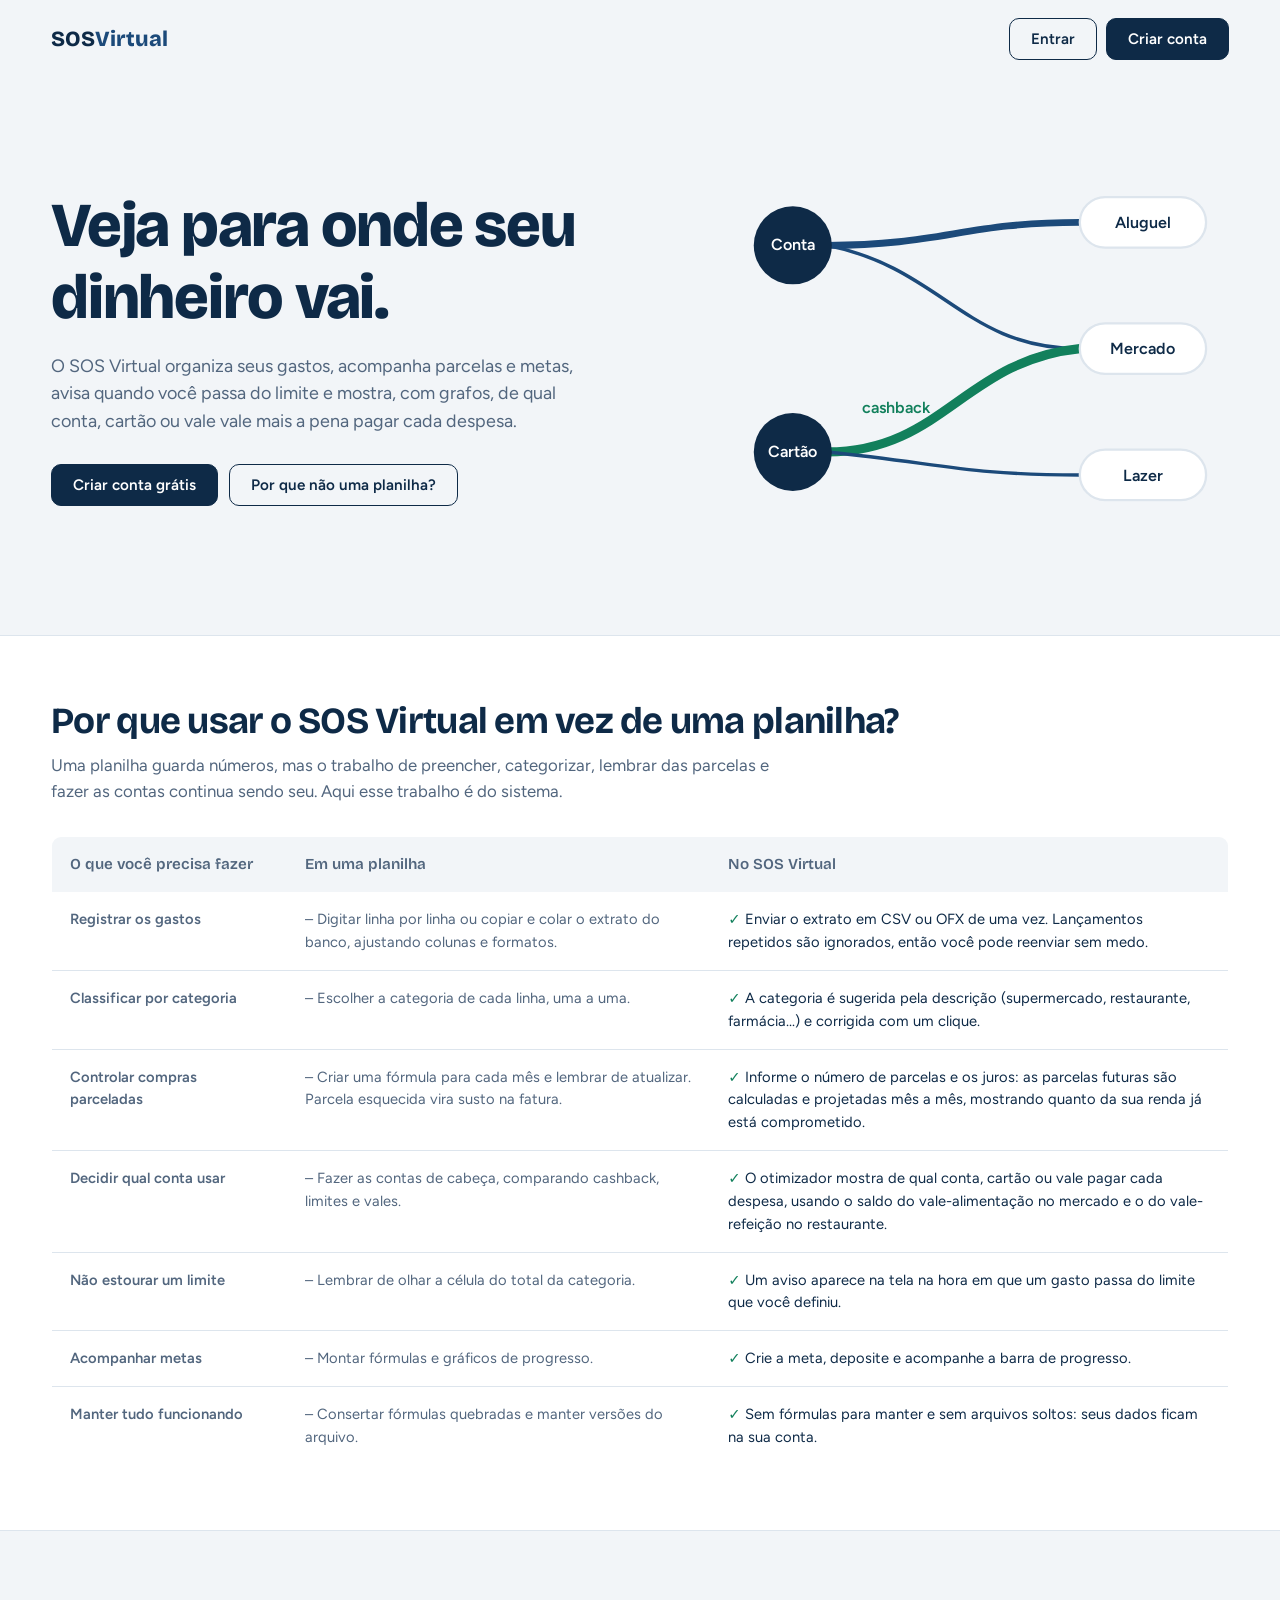
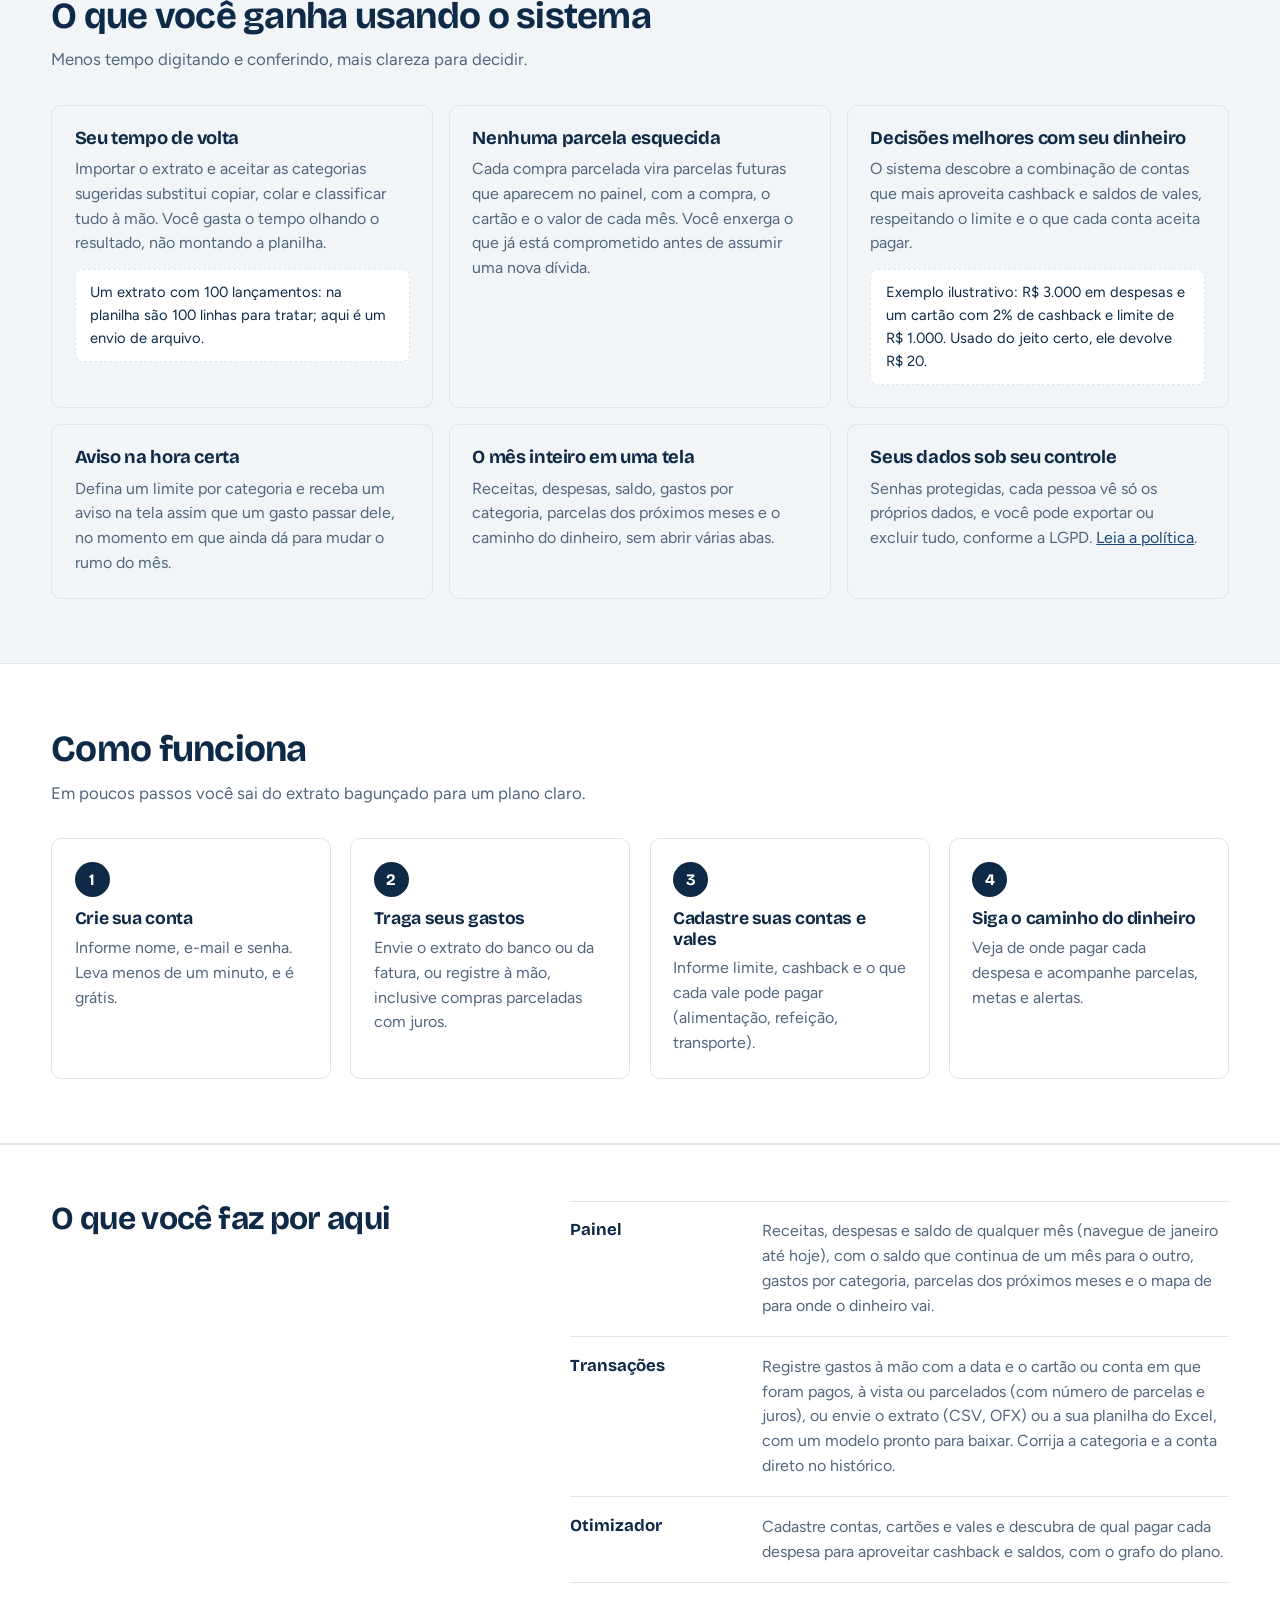
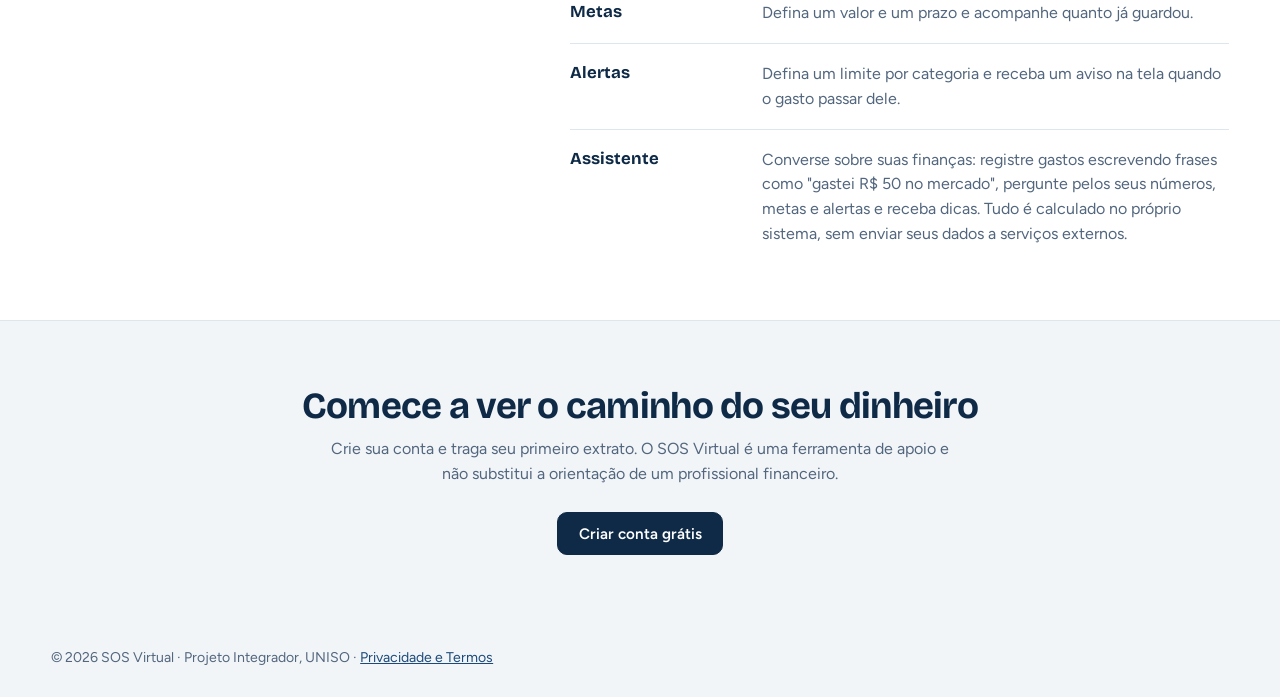
<file: sos_virtual_frontend/index.html>
<!DOCTYPE html>
<html lang="pt-br">
<head>
<meta charset="UTF-8">
<meta name="viewport" content="width=device-width, initial-scale=1">
<meta name="description" content="SOS Virtual: controle gastos, parcelas, metas e alertas e veja de qual conta ou vale pagar cada despesa, em vez de manter uma planilha.">
<link rel="icon" href="data:image/svg+xml,%3Csvg xmlns='http://www.w3.org/2000/svg' viewBox='0 0 32 32'%3E%3Crect width='32' height='32' rx='8' fill='%230E2A47'/%3E%3Ctext x='16' y='22' font-size='18' font-family='sans-serif' font-weight='700' text-anchor='middle' fill='%23fff'%3ES%3C/text%3E%3C/svg%3E">
<title>SOS Virtual — o caminho do seu dinheiro</title>
<link rel="preconnect" href="https://fonts.googleapis.com">
<link rel="preconnect" href="https://fonts.gstatic.com" crossorigin>
<link href="https://fonts.googleapis.com/css2?family=Bricolage+Grotesque:wght@600;800&family=Figtree:wght@400;500;600&display=swap" rel="stylesheet">
<link rel="stylesheet" href="css/estilo.css">
<style>
.topo{display:flex;justify-content:space-between;align-items:center;padding:1.1rem clamp(1.25rem,4vw,4rem);max-width:1680px;margin:0 auto}
.topo .logo{color:var(--brand);margin:0}.topo .logo i{color:var(--brand2)}
.topo nav{display:flex;gap:.6rem}
.hero{display:grid;grid-template-columns:1.05fr 1fr;gap:3rem;align-items:center;max-width:1680px;margin:0 auto;padding:4rem clamp(1.25rem,4vw,4rem) 5rem}
.hero h1{font-size:clamp(2.4rem,5vw,3.9rem);font-weight:800;margin-bottom:1.1rem}
.hero p{color:var(--ink2);font-size:1.12rem;max-width:34rem;margin-bottom:1.8rem}
.hero .acoes{display:flex;gap:.7rem;flex-wrap:wrap}
.hero svg{width:100%;height:auto}
.faixa{max-width:1680px;margin:0 auto;padding:4rem clamp(1.25rem,4vw,4rem)}
.faixa>h2{font-size:clamp(1.7rem,3vw,2.3rem);margin-bottom:.6rem}
.faixa>.intro{color:var(--ink2);max-width:46rem;margin-bottom:2rem;font-size:1.05rem}
.fundo{background:var(--surface);border-block:1px solid var(--line)}
.so-leitor{position:absolute;width:1px;height:1px;overflow:hidden;clip:rect(0 0 0 0);white-space:nowrap}
.comparativo{width:100%;border-collapse:collapse;background:var(--surface);border:1px solid var(--line);border-radius:var(--r);overflow:hidden}
.comparativo th,.comparativo td{padding:1rem 1.1rem;vertical-align:top;text-align:left;border-bottom:1px solid var(--line)}
.comparativo thead th{background:var(--bg);font-family:var(--fh);font-size:.95rem}
.comparativo th[scope=row]{font-weight:600;width:20%}
.comparativo td:nth-child(2){color:var(--ink2);width:36%}
.comparativo td:nth-child(3){width:44%}
.comparativo tr:last-child>*{border-bottom:0}
.rot-mobile{display:none}
.comparativo .sim::before{content:"✓ ";color:var(--pos);font-weight:700}
.comparativo .nao::before{content:"– ";color:var(--ink2)}
.ganhos{display:grid;gap:1rem;grid-template-columns:repeat(auto-fit,minmax(300px,1fr))}
.ganho{background:var(--bg);border:1px solid var(--line);border-radius:var(--r);padding:1.4rem}
.ganho h3{font-size:1.15rem;margin-bottom:.5rem}
.ganho p{color:var(--ink2)}
.ganho .exemplo{margin-top:.8rem;padding:.7rem .9rem;border-radius:8px;background:#fff;border:1px dashed var(--line);font-size:.92rem;color:var(--ink)}
.passos{display:grid;gap:1.2rem;grid-template-columns:repeat(auto-fit,minmax(240px,1fr));counter-reset:passo;list-style:none}
.passos li{counter-increment:passo;background:var(--surface);border:1px solid var(--line);border-radius:var(--r);padding:1.4rem}
.passos li::before{content:counter(passo);display:grid;place-items:center;width:2.2rem;height:2.2rem;margin-bottom:.8rem;border-radius:50%;background:var(--brand);color:#fff;font:700 1rem var(--fh)}
.passos h3{font-size:1.1rem;margin-bottom:.4rem}.passos p{color:var(--ink2)}
.recursos{background:var(--surface);border-block:1px solid var(--line)}
.recursos div.in{max-width:1680px;margin:0 auto;padding:3.5rem clamp(1.25rem,4vw,4rem);display:grid;grid-template-columns:1fr 1.4fr;gap:3rem}
.recursos h2{font-size:2rem}
.recursos dl div{display:grid;grid-template-columns:11rem 1fr;gap:1rem;padding:1.1rem 0;border-top:1px solid var(--line)}
.recursos dt{font:700 1.05rem var(--fh)}
.recursos dd{color:var(--ink2)}
.final{max-width:1680px;margin:0 auto;padding:4rem clamp(1.25rem,4vw,4rem);text-align:center}
.final h2{font-size:clamp(1.7rem,3vw,2.3rem);margin-bottom:.6rem}
.final p{color:var(--ink2);max-width:40rem;margin:0 auto 1.6rem}
.nota{max-width:1680px;margin:0 auto;padding:0 clamp(1.25rem,4vw,4rem) 1rem;color:var(--ink2);font-size:.85rem}
footer{max-width:1680px;margin:0 auto;padding:1.75rem clamp(1.25rem,4vw,4rem);color:var(--ink2);font-size:.88rem}
@media(max-width:820px){
  .hero,.recursos div.in{grid-template-columns:1fr}.recursos dl div{grid-template-columns:1fr;gap:.2rem}.topo{padding:1rem}
  .comparativo thead{display:none}
  .comparativo,.comparativo tbody,.comparativo tr,.comparativo th,.comparativo td{display:block;width:auto!important}
  .comparativo tr{padding:.9rem 0;border-bottom:1px solid var(--line)}.comparativo tr:last-child{border-bottom:0}
  .comparativo th,.comparativo td{border:0;padding:.25rem 1.1rem}
  .comparativo .sim::before,.comparativo .nao::before{content:none}
  .rot-mobile{display:block;margin-bottom:.1rem;font-size:.72rem;font-weight:700;letter-spacing:.04em;text-transform:uppercase;color:var(--ink2)}
  .sim .rot-mobile{color:var(--pos)}
}
</style>
</head>
<body>
<header class="topo">
  <a class="logo" href="index.html">SOS<i>Virtual</i></a>
  <nav><a class="btn sec" href="login.html">Entrar</a><a class="btn" href="cadastro.html">Criar conta</a></nav>
</header>

<main>
<section class="hero">
  <div>
    <h1>Veja para onde seu dinheiro vai.</h1>
    <p>O SOS Virtual organiza seus gastos, acompanha parcelas e metas, avisa quando você passa do limite e mostra, com grafos, de qual conta, cartão ou vale vale mais a pena pagar cada despesa.</p>
    <div class="acoes"><a class="btn" href="cadastro.html">Criar conta grátis</a><a class="btn sec" href="#vantagens">Por que não uma planilha?</a></div>
  </div>
  <!-- o mesmo desenho que o painel mostra: contas → despesas -->
  <svg viewBox="0 0 480 360" role="img" aria-label="Rede ligando contas e cartões às despesas do mês">
    <g stroke="#1C4A7A" fill="none" stroke-linecap="round">
      <path d="M130 90 C230 90 250 70 350 70" stroke-width="6"/>
      <path d="M130 90 C230 110 250 180 350 180" stroke-width="3"/>
      <path d="M130 270 C230 270 250 190 350 180" stroke-width="8" stroke="#12805C"/>
      <path d="M130 270 C230 280 250 290 350 290" stroke-width="3"/>
    </g>
    <g font-family="Figtree,sans-serif" font-size="14" font-weight="600">
      <g fill="#0E2A47"><circle cx="100" cy="90" r="34"/><circle cx="100" cy="270" r="34"/></g>
      <g fill="#fff" text-anchor="middle"><text x="100" y="94">Conta</text><text x="100" y="274">Cartão</text></g>
      <g fill="#fff" stroke="#DDE5ED" stroke-width="2"><rect x="350" y="48" width="110" height="44" rx="22"/><rect x="350" y="158" width="110" height="44" rx="22"/><rect x="350" y="268" width="110" height="44" rx="22"/></g>
      <g fill="#0E2A47" text-anchor="middle"><text x="405" y="75">Aluguel</text><text x="405" y="185">Mercado</text><text x="405" y="295">Lazer</text></g>
      <g fill="#12805C" text-anchor="middle"><text x="190" y="236">cashback</text></g>
    </g>
  </svg>
</section>

<section class="fundo" id="vantagens" aria-labelledby="t-vantagens">
  <div class="faixa">
    <h2 id="t-vantagens">Por que usar o SOS Virtual em vez de uma planilha?</h2>
    <p class="intro">Uma planilha guarda números, mas o trabalho de preencher, categorizar, lembrar das parcelas e fazer as contas continua sendo seu. Aqui esse trabalho é do sistema.</p>
    <table class="comparativo">
      <caption class="so-leitor">Comparação entre controlar as finanças em uma planilha e no SOS Virtual</caption>
      <thead><tr><th scope="col">O que você precisa fazer</th><th scope="col">Em uma planilha</th><th scope="col">No SOS Virtual</th></tr></thead>
      <tbody>
        <tr><th scope="row">Registrar os gastos</th><td class="nao"><span class="rot-mobile">Em uma planilha</span>Digitar linha por linha ou copiar e colar o extrato do banco, ajustando colunas e formatos.</td><td class="sim"><span class="rot-mobile">No SOS Virtual</span>Enviar o extrato em CSV ou OFX de uma vez. Lançamentos repetidos são ignorados, então você pode reenviar sem medo.</td></tr>
        <tr><th scope="row">Classificar por categoria</th><td class="nao"><span class="rot-mobile">Em uma planilha</span>Escolher a categoria de cada linha, uma a uma.</td><td class="sim"><span class="rot-mobile">No SOS Virtual</span>A categoria é sugerida pela descrição (supermercado, restaurante, farmácia…) e corrigida com um clique.</td></tr>
        <tr><th scope="row">Controlar compras parceladas</th><td class="nao"><span class="rot-mobile">Em uma planilha</span>Criar uma fórmula para cada mês e lembrar de atualizar. Parcela esquecida vira susto na fatura.</td><td class="sim"><span class="rot-mobile">No SOS Virtual</span>Informe o número de parcelas e os juros: as parcelas futuras são calculadas e projetadas mês a mês, mostrando quanto da sua renda já está comprometido.</td></tr>
        <tr><th scope="row">Decidir qual conta usar</th><td class="nao"><span class="rot-mobile">Em uma planilha</span>Fazer as contas de cabeça, comparando cashback, limites e vales.</td><td class="sim"><span class="rot-mobile">No SOS Virtual</span>O otimizador mostra de qual conta, cartão ou vale pagar cada despesa, usando o saldo do vale-alimentação no mercado e o do vale-refeição no restaurante.</td></tr>
        <tr><th scope="row">Não estourar um limite</th><td class="nao"><span class="rot-mobile">Em uma planilha</span>Lembrar de olhar a célula do total da categoria.</td><td class="sim"><span class="rot-mobile">No SOS Virtual</span>Um aviso aparece na tela na hora em que um gasto passa do limite que você definiu.</td></tr>
        <tr><th scope="row">Acompanhar metas</th><td class="nao"><span class="rot-mobile">Em uma planilha</span>Montar fórmulas e gráficos de progresso.</td><td class="sim"><span class="rot-mobile">No SOS Virtual</span>Crie a meta, deposite e acompanhe a barra de progresso.</td></tr>
        <tr><th scope="row">Manter tudo funcionando</th><td class="nao"><span class="rot-mobile">Em uma planilha</span>Consertar fórmulas quebradas e manter versões do arquivo.</td><td class="sim"><span class="rot-mobile">No SOS Virtual</span>Sem fórmulas para manter e sem arquivos soltos: seus dados ficam na sua conta.</td></tr>
      </tbody>
    </table>
  </div>
</section>

<section class="faixa" aria-labelledby="t-ganhos">
  <h2 id="t-ganhos">O que você ganha usando o sistema</h2>
  <p class="intro">Menos tempo digitando e conferindo, mais clareza para decidir.</p>
  <div class="ganhos">
    <article class="ganho"><h3>Seu tempo de volta</h3><p>Importar o extrato e aceitar as categorias sugeridas substitui copiar, colar e classificar tudo à mão. Você gasta o tempo olhando o resultado, não montando a planilha.</p>
      <div class="exemplo">Um extrato com 100 lançamentos: na planilha são 100 linhas para tratar; aqui é um envio de arquivo.</div></article>
    <article class="ganho"><h3>Nenhuma parcela esquecida</h3><p>Cada compra parcelada vira parcelas futuras que aparecem no painel, com a compra, o cartão e o valor de cada mês. Você enxerga o que já está comprometido antes de assumir uma nova dívida.</p></article>
    <article class="ganho"><h3>Decisões melhores com seu dinheiro</h3><p>O sistema descobre a combinação de contas que mais aproveita cashback e saldos de vales, respeitando o limite e o que cada conta aceita pagar.</p>
      <div class="exemplo">Exemplo ilustrativo: R$ 3.000 em despesas e um cartão com 2% de cashback e limite de R$ 1.000. Usado do jeito certo, ele devolve R$ 20.</div></article>
    <article class="ganho"><h3>Aviso na hora certa</h3><p>Defina um limite por categoria e receba um aviso na tela assim que um gasto passar dele, no momento em que ainda dá para mudar o rumo do mês.</p></article>
    <article class="ganho"><h3>O mês inteiro em uma tela</h3><p>Receitas, despesas, saldo, gastos por categoria, parcelas dos próximos meses e o caminho do dinheiro, sem abrir várias abas.</p></article>
    <article class="ganho"><h3>Seus dados sob seu controle</h3><p>Senhas protegidas, cada pessoa vê só os próprios dados, e você pode exportar ou excluir tudo, conforme a LGPD. <a href="privacidade.html">Leia a política</a>.</p></article>
  </div>
</section>

<section class="fundo" aria-labelledby="t-como">
  <div class="faixa">
    <h2 id="t-como">Como funciona</h2>
    <p class="intro">Em poucos passos você sai do extrato bagunçado para um plano claro.</p>
    <ol class="passos">
      <li><h3>Crie sua conta</h3><p>Informe nome, e-mail e senha. Leva menos de um minuto, e é grátis.</p></li>
      <li><h3>Traga seus gastos</h3><p>Envie o extrato do banco ou da fatura, ou registre à mão, inclusive compras parceladas com juros.</p></li>
      <li><h3>Cadastre suas contas e vales</h3><p>Informe limite, cashback e o que cada vale pode pagar (alimentação, refeição, transporte).</p></li>
      <li><h3>Siga o caminho do dinheiro</h3><p>Veja de onde pagar cada despesa e acompanhe parcelas, metas e alertas.</p></li>
    </ol>
  </div>
</section>

<section class="recursos" id="recursos">
  <div class="in">
    <h2>O que você faz por aqui</h2>
    <dl>
      <div><dt>Painel</dt><dd>Receitas, despesas e saldo de qualquer mês (navegue de janeiro até hoje), com o saldo que continua de um mês para o outro, gastos por categoria, parcelas dos próximos meses e o mapa de para onde o dinheiro vai.</dd></div>
      <div><dt>Transações</dt><dd>Registre gastos à mão com a data e o cartão ou conta em que foram pagos, à vista ou parcelados (com número de parcelas e juros), ou envie o extrato (CSV, OFX) ou a sua planilha do Excel, com um modelo pronto para baixar. Corrija a categoria e a conta direto no histórico.</dd></div>
      <div><dt>Otimizador</dt><dd>Cadastre contas, cartões e vales e descubra de qual pagar cada despesa para aproveitar cashback e saldos, com o grafo do plano.</dd></div>
      <div><dt>Metas</dt><dd>Defina um valor e um prazo e acompanhe quanto já guardou.</dd></div>
      <div><dt>Alertas</dt><dd>Defina um limite por categoria e receba um aviso na tela quando o gasto passar dele.</dd></div>
      <div><dt>Assistente</dt><dd>Converse sobre suas finanças: registre gastos escrevendo frases como "gastei R$ 50 no mercado", pergunte pelos seus números, metas e alertas e receba dicas. Tudo é calculado no próprio sistema, sem enviar seus dados a serviços externos.</dd></div>
    </dl>
  </div>
</section>

<section class="final">
  <h2>Comece a ver o caminho do seu dinheiro</h2>
  <p>Crie sua conta e traga seu primeiro extrato. O SOS Virtual é uma ferramenta de apoio e não substitui a orientação de um profissional financeiro.</p>
  <a class="btn" href="cadastro.html">Criar conta grátis</a>
</section>
</main>

<footer>© 2026 SOS Virtual · Projeto Integrador, UNISO · <a href="privacidade.html">Privacidade e Termos</a></footer>
</body>
</html>
</file>
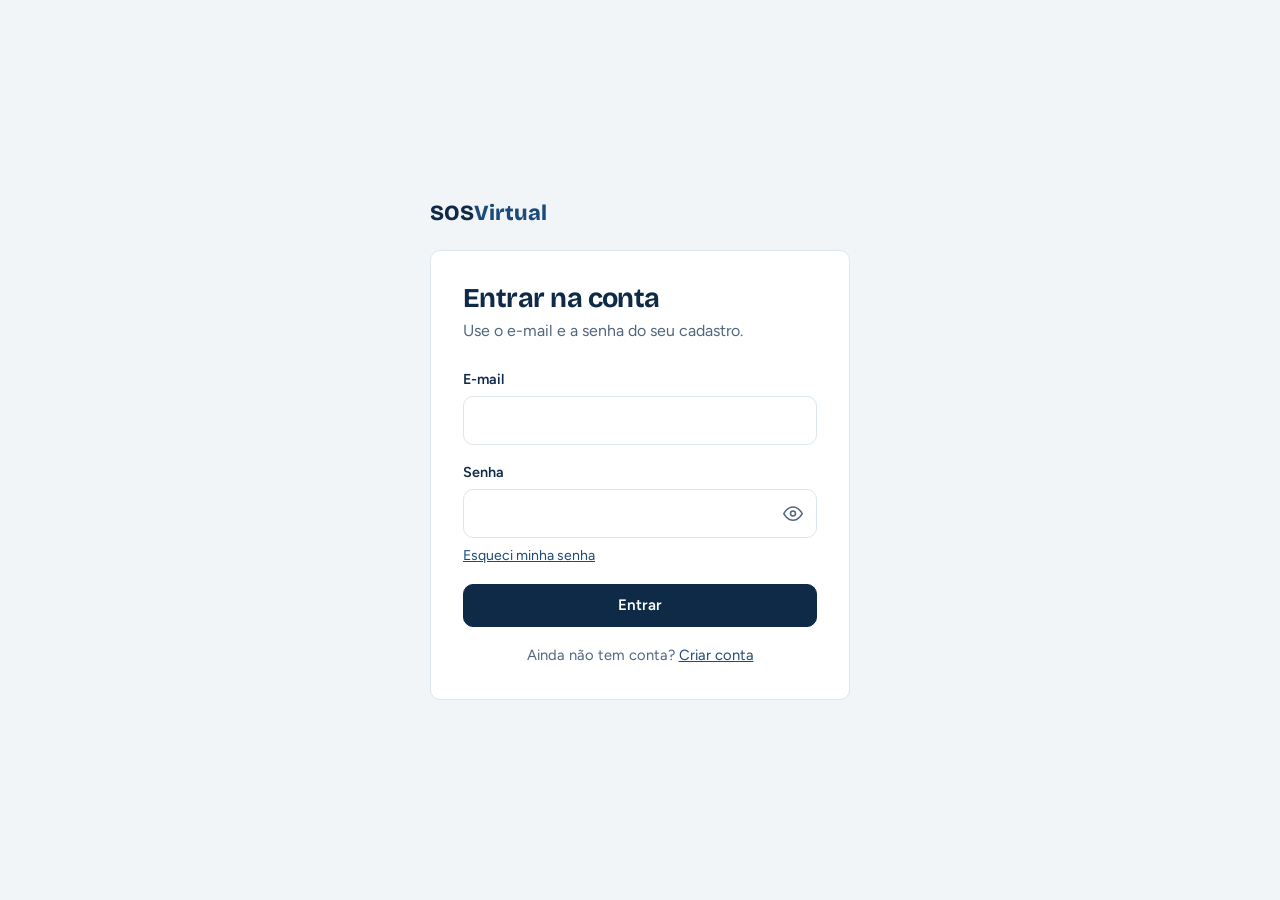
<file: sos_virtual_frontend/alertas.html>
<!DOCTYPE html>
<html lang="pt-br"><head><meta charset="UTF-8">
<meta name="viewport" content="width=device-width, initial-scale=1">
<meta name="description" content="SOS Virtual: suas finanças pessoais em um só lugar.">
<link rel="icon" href="data:image/svg+xml,%3Csvg xmlns='http://www.w3.org/2000/svg' viewBox='0 0 32 32'%3E%3Crect width='32' height='32' rx='8' fill='%230E2A47'/%3E%3Ctext x='16' y='22' font-size='18' font-family='sans-serif' font-weight='700' text-anchor='middle' fill='%23fff'%3ES%3C/text%3E%3C/svg%3E">
<link rel="preconnect" href="https://fonts.googleapis.com">
<link rel="preconnect" href="https://fonts.gstatic.com" crossorigin>
<link href="https://fonts.googleapis.com/css2?family=Bricolage+Grotesque:wght@600;800&family=Figtree:wght@400;500;600&display=swap" rel="stylesheet">
<link rel="stylesheet" href="css/estilo.css">
<title>Alertas — SOS Virtual</title></head>
<body data-pagina="alertas">
<div class="app"><aside id="menu"></aside>
<main class="conteudo">
  <header><h1>Alertas de gastos</h1><p>Defina um limite mensal por categoria. Quando um gasto passar do limite, um aviso aparece na tela na hora. Escolha um mês para ver como cada limite ficou.</p><div id="seletor-mes" style="margin-top:.7rem"></div></header>
  <div id="msg" class="aviso erro" hidden role="alert"></div>
  <section class="painel"><h2>Novo alerta</h2>
    <form id="form" class="form-grid">
      <div class="campo"><label for="categoria">Categoria</label><select id="categoria"></select></div>
      <div class="campo"><label for="limite">Limite mensal (R$)</label><input type="number" id="limite" step="0.01" min="1" required></div>
      <div class="campo"><button class="btn" type="submit" style="width:100%">Criar alerta</button></div>
    </form>
  </section>
  <section><div class="cartoes" id="lista"></div></section>
</main></div>
<script src="js/app.js"></script>
<script>
const CATS=['Alimentação','Restaurante','Transporte','Saúde','Educação','Lazer','Moradia','Vestuário','Investimentos','Outros'];
categoria.innerHTML=CATS.map(c=>'<option>'+c+'</option>').join('');
async function carregar(){
  try{
    aviso('msg');
    const a=await api('/alertas?mes='+mesSelecionado());
    lista.innerHTML=a.length?a.map(x=>{const pct=Math.min(x.gasto_atual/x.limite*100,100);return '<div class="painel"><div class="linha"><h3>'+esc(x.categoria)+'</h3><b class="'+(x.disparado?'neg':'pos')+'">'+(x.disparado?'Limite ultrapassado':'Dentro do limite')+'</b></div>'+
      '<div class="linha" style="margin-top:.8rem"><span>'+brl(x.gasto_atual)+'</span><span class="rot">limite '+brl(x.limite)+'</span></div><div class="barra'+(x.disparado?' perigo':'')+'"><i style="width:'+pct+'%"></i></div>'+
      '<div class="acoes-linha"><button class="btn sec peq" data-tog="'+x.id+'" data-ativo="'+x.ativo+'">'+(x.ativo?'Desativar':'Ativar')+'</button><button class="btn perigo peq" data-del="'+x.id+'">Excluir</button></div></div>';}).join(''):'<p class="vazio">Nenhum alerta ainda. Crie um acima para acompanhar uma categoria.</p>';
  }catch(e){aviso('msg',msgErro(e),'erro');}
}
form.addEventListener('submit',async e=>{
  e.preventDefault();
  try{await api('/alertas',{method:'POST',body:JSON.stringify({categoria:categoria.value,limite:parseFloat(limite.value)})});form.reset();carregar();}
  catch(err){aviso('msg',msgErro(err),'erro');}
});
lista.addEventListener('click',async e=>{
  const t=e.target.dataset;
  try{
    if(t.tog){await api('/alertas/'+t.tog,{method:'PUT',body:JSON.stringify({ativo:t.ativo!=='true'})});carregar();}
    else if(t.del&&confirm('Excluir este alerta?')){await api('/alertas/'+t.del,{method:'DELETE'});carregar();}
  }catch(err){aviso('msg',msgErro(err),'erro');}
});
montarSeletorMes(document.getElementById('seletor-mes'),carregar);
carregar();
</script></body></html>
</file>
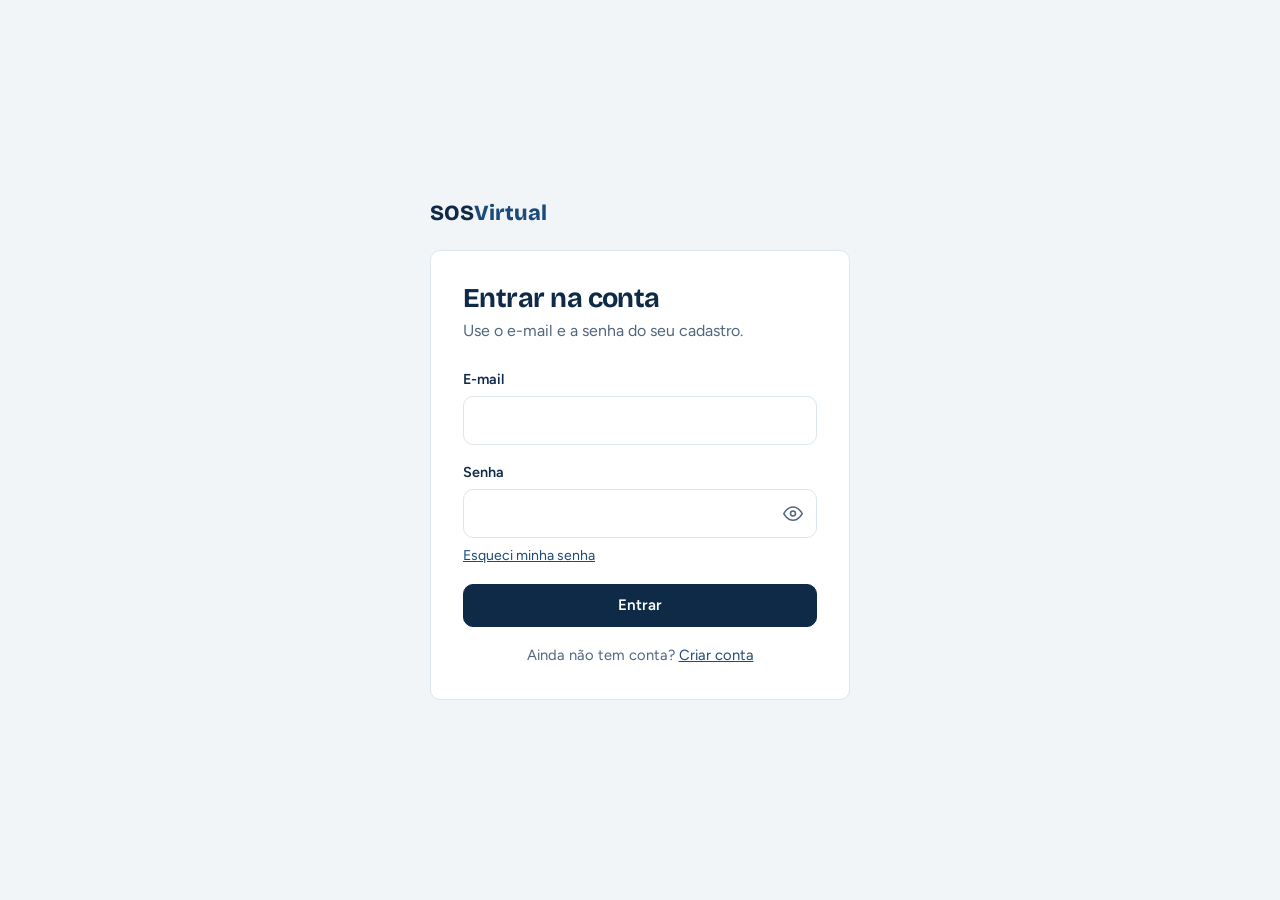
<file: sos_virtual_frontend/assistente.html>
<!DOCTYPE html>
<html lang="pt-br"><head><meta charset="UTF-8">
<meta name="viewport" content="width=device-width, initial-scale=1">
<meta name="description" content="SOS Virtual: suas finanças pessoais em um só lugar.">
<link rel="icon" href="data:image/svg+xml,%3Csvg xmlns='http://www.w3.org/2000/svg' viewBox='0 0 32 32'%3E%3Crect width='32' height='32' rx='8' fill='%230E2A47'/%3E%3Ctext x='16' y='22' font-size='18' font-family='sans-serif' font-weight='700' text-anchor='middle' fill='%23fff'%3ES%3C/text%3E%3C/svg%3E">
<link rel="preconnect" href="https://fonts.googleapis.com">
<link rel="preconnect" href="https://fonts.gstatic.com" crossorigin>
<link href="https://fonts.googleapis.com/css2?family=Bricolage+Grotesque:wght@600;800&family=Figtree:wght@400;500;600&display=swap" rel="stylesheet">
<link rel="stylesheet" href="css/estilo.css">
<title>Assistente — SOS Virtual</title>
<style>
.acoes-chat{white-space:normal;margin-top:.7rem;display:flex;gap:.7rem;align-items:center;flex-wrap:wrap;font-size:.88rem}
</style></head>
<body data-pagina="assistente">
<div class="app"><aside id="menu"></aside>
<main class="conteudo">
  <header><h1>Assistente</h1><p>Converse sobre suas finanças ou registre um gasto escrevendo, por exemplo, "gastei R$ 50 no mercado". As respostas são calculadas no próprio sistema: seus dados não são enviados a serviços externos.</p></header>
  <section class="painel chat">
    <div class="msgs" id="msgs" aria-live="polite"><div class="msg ia">Olá! Como posso ajudar com suas finanças hoje?</div></div>
    <div class="sugestoes" id="sug"><button type="button">Como estão meus gastos este mês?</button><button type="button">Me dê dicas para economizar</button><button type="button">Gastei R$ 50 no mercado hoje</button><button type="button">Como montar uma reserva de emergência?</button><button type="button">Qual cartão devo usar para pagar minhas despesas?</button><button type="button">Quanto gastei com alimentação no mês passado?</button></div>
    <form class="entrada" id="form"><label for="txt" class="rot" style="position:absolute;left:-9999px">Mensagem</label><textarea id="txt" rows="1" maxlength="500" placeholder="Digite sua mensagem..." required></textarea><button class="btn" id="env" type="submit">Enviar</button></form>
  </section>
</main></div>
<script src="js/app.js"></script>
<script>
let hist=[],ocupado=false;
function add(t,c){const d=document.createElement('div');d.className='msg '+c;d.textContent=t;msgs.appendChild(d);msgs.scrollTop=msgs.scrollHeight;return d;}
// "Desfazer" e "Ver em Transações" embaixo do lançamento que o assistente acabou de registrar
function acoesDoLancamento(bolha,l){
  const caixa=document.createElement('div');caixa.className='acoes-chat';
  const desfazer=document.createElement('button');desfazer.type='button';desfazer.className='btn sec peq';desfazer.textContent='Desfazer';
  const ver=document.createElement('a');ver.href='transacoes.html';ver.textContent='Ver em Transações';
  desfazer.addEventListener('click',async()=>{
    desfazer.disabled=true;
    try{await api('/transacoes/'+l.id,{method:'DELETE'});caixa.remove();add('Pronto, desfiz o lançamento "'+l.descricao+'" ('+brl(Math.abs(l.valor))+').','ia');}
    catch(e){caixa.remove();add(/não encontrado/i.test(e.message)?'Esse lançamento já não existe.':msgErro(e),'ia');}
  });
  caixa.append(desfazer,ver);bolha.appendChild(caixa);msgs.scrollTop=msgs.scrollHeight;
}
async function enviar(texto){
  texto=texto.trim();if(!texto||ocupado)return;
  ocupado=true;env.disabled=true;txt.value='';sug.hidden=true;
  add(texto,'eu');hist.push({role:'user',content:texto});
  const esp=add('Digitando…','ia');
  try{
    const d=await api('/chat',{method:'POST',body:JSON.stringify({mensagem:texto,historico:hist.slice(-10)})});
    esp.textContent=d.resposta||'Não entendi, pode repetir?';hist.push({role:'assistant',content:esp.textContent});
    if(d.lancamento)acoesDoLancamento(esp,d.lancamento);
    mostrarAlertas(d.alertas);                                   // o mesmo pop-up de limite do formulário de Transações
  }catch(e){esp.textContent=e instanceof TypeError?msgErro(e):/404|Not Found/i.test(e.message)?'O assistente não está disponível neste servidor (a rota /api/chat não existe). Atualize o backend.':e.message;hist.pop();}
  ocupado=false;env.disabled=false;txt.focus();
}
form.addEventListener('submit',e=>{e.preventDefault();enviar(txt.value);});
txt.addEventListener('keydown',e=>{if(e.key==='Enter'&&!e.shiftKey){e.preventDefault();enviar(txt.value);}});
sug.addEventListener('click',e=>{if(e.target.tagName==='BUTTON')enviar(e.target.textContent);});
</script></body></html>
</file>
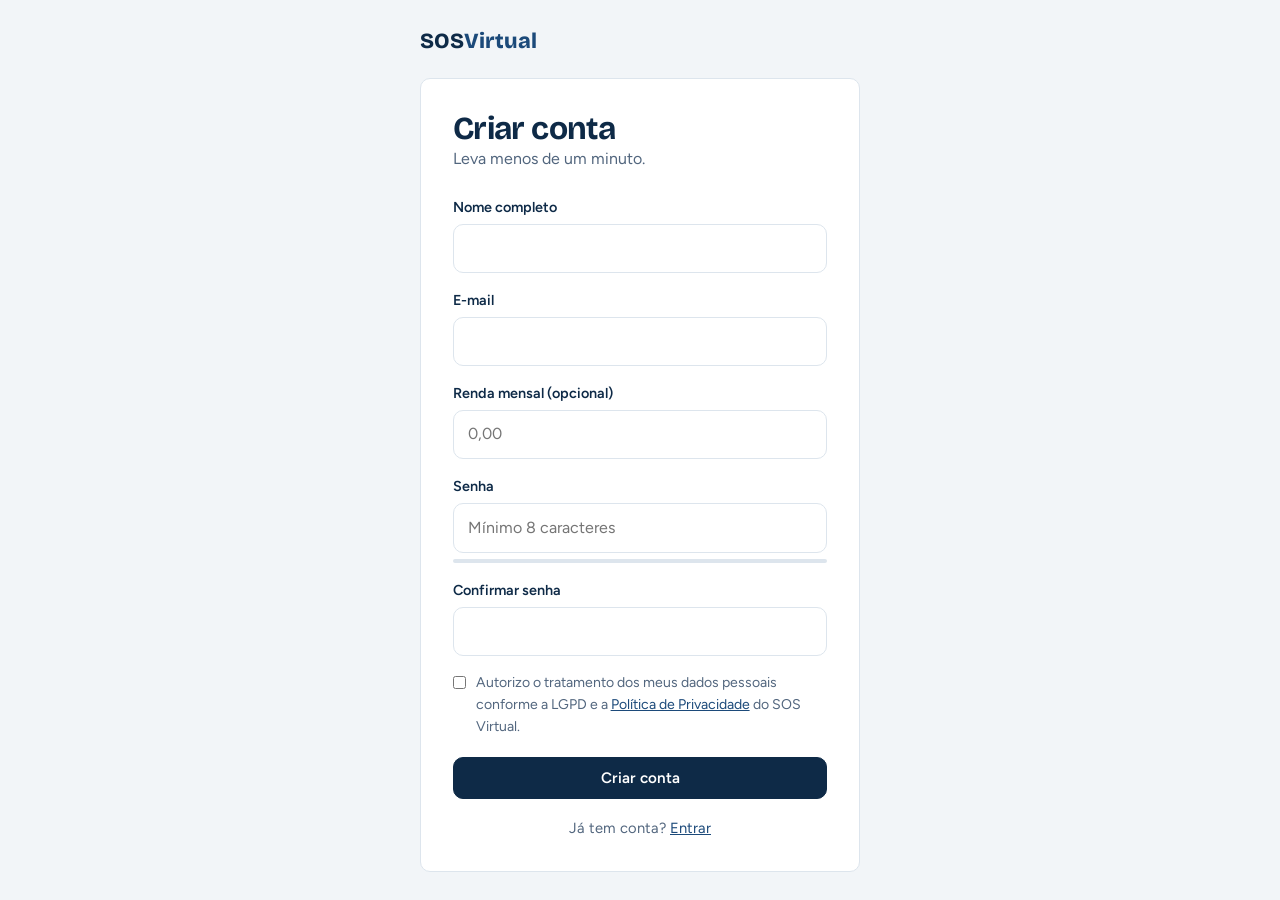
<file: sos_virtual_frontend/cadastro.html>
<!DOCTYPE html>
<html lang="pt-br"><head><meta charset="UTF-8">
<meta name="viewport" content="width=device-width, initial-scale=1">
<meta name="description" content="Crie sua conta gratuita no SOS Virtual.">
<link rel="icon" href="data:image/svg+xml,%3Csvg xmlns='http://www.w3.org/2000/svg' viewBox='0 0 32 32'%3E%3Crect width='32' height='32' rx='8' fill='%230E2A47'/%3E%3Ctext x='16' y='22' font-size='18' font-family='sans-serif' font-weight='700' text-anchor='middle' fill='%23fff'%3ES%3C/text%3E%3C/svg%3E">
<link rel="preconnect" href="https://fonts.googleapis.com">
<link rel="preconnect" href="https://fonts.gstatic.com" crossorigin>
<link href="https://fonts.googleapis.com/css2?family=Bricolage+Grotesque:wght@600;800&family=Figtree:wght@400;500;600&display=swap" rel="stylesheet">
<link rel="stylesheet" href="css/estilo.css">
<title>Criar conta — SOS Virtual</title>
<style>body{display:grid;place-items:center;min-height:100vh;padding:1.5rem}.lgpd{display:flex;gap:.6rem;align-items:flex-start;margin-bottom:1.2rem;font-size:.88rem;color:var(--ink2)}.lgpd input{margin-top:.25rem;accent-color:var(--brand)}</style>
</head><body>
<div class="caixa">
  <a class="logo" href="index.html">SOS<i>Virtual</i></a>
  <form id="form" novalidate>
    <h1>Criar conta</h1><p class="sub">Leva menos de um minuto.</p>
    <div id="msg" class="aviso erro" hidden role="alert"></div>
    <div class="campo"><label for="nome">Nome completo</label><input id="nome" autocomplete="name" required></div>
    <div class="campo"><label for="email">E-mail</label><input type="email" id="email" autocomplete="email" required></div>
    <div class="campo"><label for="renda">Renda mensal (opcional)</label><input type="number" id="renda" min="0" step="0.01" placeholder="0,00"></div>
    <div class="campo"><label for="senha">Senha</label><input type="password" id="senha" autocomplete="new-password" placeholder="Mínimo 8 caracteres" required><div class="forca"><i id="forca"></i></div></div>
    <div class="campo"><label for="senha2">Confirmar senha</label><input type="password" id="senha2" autocomplete="new-password" required></div>
    <label class="lgpd"><input type="checkbox" id="lgpd"><span>Autorizo o tratamento dos meus dados pessoais conforme a LGPD e a <a href="privacidade.html" target="_blank" rel="noopener">Política de Privacidade</a> do SOS Virtual.</span></label>
    <button class="btn" type="submit">Criar conta</button>
    <p class="troca">Já tem conta? <a href="login.html">Entrar</a></p>
  </form>
</div>
<script src="js/app.js"></script>
<script>
if(localStorage.getItem('sosv_token'))location.replace('dashboard.html');
const btn=document.querySelector('#form button[type=submit]');
senha.addEventListener('input',()=>{const s=senha.value;let p=0;if(s.length>=6)p++;if(s.length>=10)p++;if(/[A-Z]/.test(s)&&/[a-z]/.test(s))p++;if(/\d/.test(s)&&/[^A-Za-z0-9]/.test(s))p++;
  forca.style.width=p*25+'%';forca.style.background=p<2?'var(--neg)':p<3?'var(--gold)':'var(--pos)';});
form.addEventListener('submit',async e=>{
  e.preventDefault();aviso('msg');
  if(!nome.value.trim()||!email.value.trim())return aviso('msg','Preencha nome e e-mail.','erro');
  if(senha.value.length<6)return aviso('msg','A senha precisa ter pelo menos 6 caracteres.','erro');
  if(senha.value!==senha2.value)return aviso('msg','As senhas não são iguais.','erro');
  if(!lgpd.checked)return aviso('msg','Para criar a conta, aceite o tratamento de dados (LGPD).','erro');
  btn.disabled=true;btn.textContent='Criando conta...';
  try{
    const d=await api('/auth/cadastro',{method:'POST',body:JSON.stringify({nome:nome.value.trim(),email:email.value.trim(),senha:senha.value,renda_mensal:parseFloat(renda.value)||0,lgpd_aceito:true})});
    localStorage.setItem('sosv_token',d.token);localStorage.setItem('sosv_usuario',JSON.stringify(d.usuario));
    location.href='dashboard.html';
  }catch(err){aviso('msg',msgErro(err),'erro');btn.disabled=false;btn.textContent='Criar conta';}
});
</script></body></html>
</file>
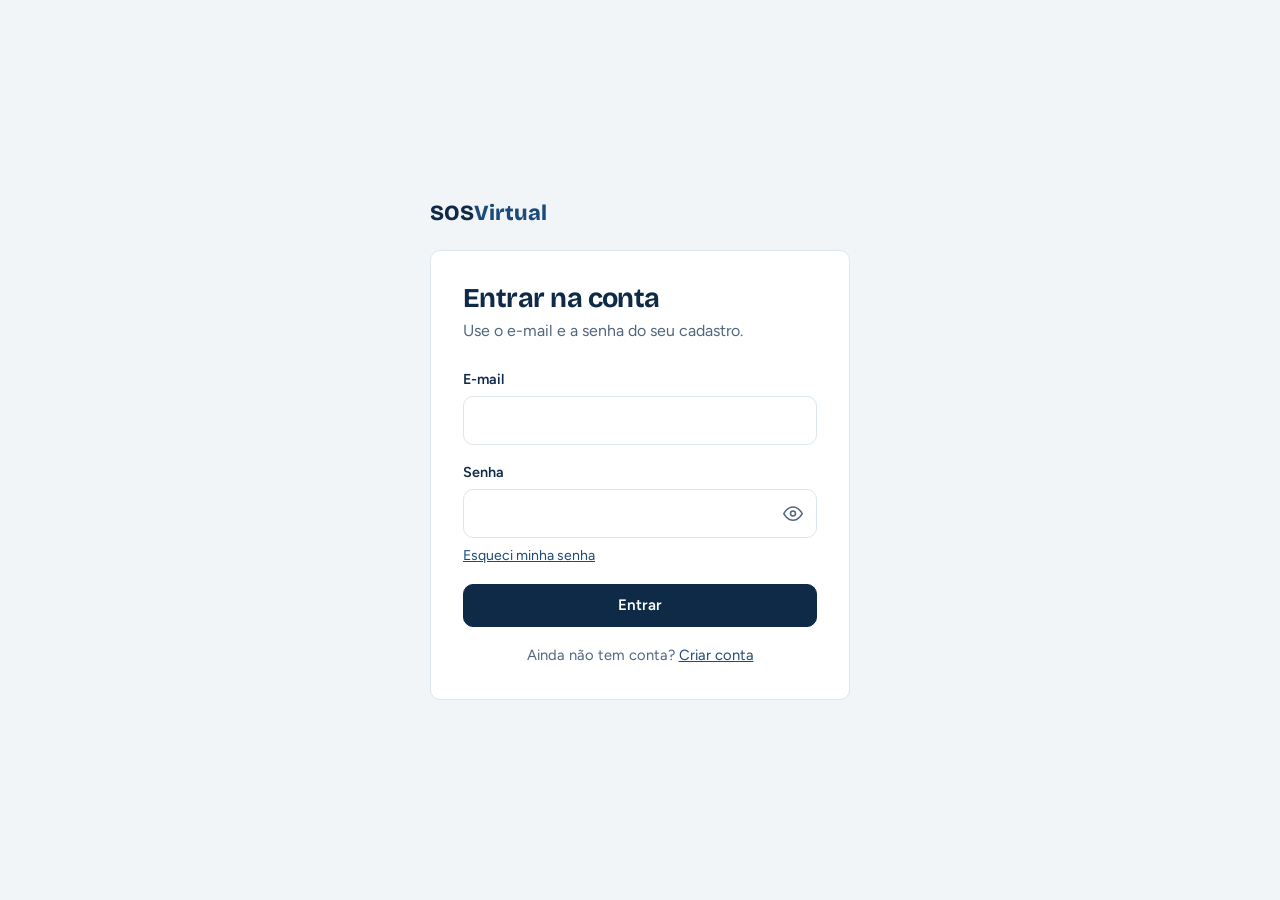
<file: sos_virtual_frontend/dashboard.html>
<!DOCTYPE html>
<html lang="pt-br"><head><meta charset="UTF-8">
<meta name="viewport" content="width=device-width, initial-scale=1">
<meta name="description" content="SOS Virtual: suas finanças pessoais em um só lugar.">
<link rel="icon" href="data:image/svg+xml,%3Csvg xmlns='http://www.w3.org/2000/svg' viewBox='0 0 32 32'%3E%3Crect width='32' height='32' rx='8' fill='%230E2A47'/%3E%3Ctext x='16' y='22' font-size='18' font-family='sans-serif' font-weight='700' text-anchor='middle' fill='%23fff'%3ES%3C/text%3E%3C/svg%3E">
<link rel="preconnect" href="https://fonts.googleapis.com">
<link rel="preconnect" href="https://fonts.gstatic.com" crossorigin>
<link href="https://fonts.googleapis.com/css2?family=Bricolage+Grotesque:wght@600;800&family=Figtree:wght@400;500;600&display=swap" rel="stylesheet">
<link rel="stylesheet" href="css/estilo.css">
<title>Painel — SOS Virtual</title>
<style>.mes-parc{margin-bottom:.9rem}.mes-parc summary{cursor:pointer;list-style:none;border-radius:var(--r)}.mes-parc summary::-webkit-details-marker{display:none}.seta{display:inline-block;width:1rem;color:var(--ink2)}.mes-parc[open] .seta{transform:rotate(90deg)}.mes-parc .tabela-rolavel{overflow-x:auto;margin:.2rem 0 .6rem;padding:.2rem .8rem;background:var(--bg);border-radius:var(--r)}.selo{display:inline-block;padding:.05rem .5rem;border-radius:99px;background:#fff;border:1px solid var(--line);color:var(--ink2);font-size:.75rem;font-weight:600;white-space:nowrap}</style></head>
<body data-pagina="dashboard">
<div class="app"><aside id="menu"></aside>
<main class="conteudo">
  <header><h1 id="ola">Painel</h1><p id="mes">Resumo do mês</p><div id="seletor-mes" style="margin-top:.7rem"></div></header>
  <div id="msg" class="aviso erro" hidden role="alert"></div>
  <section class="grid">
    <div class="painel"><div class="rot">Saldo no início do mês</div><div class="num" id="sini">—</div><div class="rot" id="sinisub"></div></div>
    <div class="painel"><div class="rot">Receitas</div><div class="num pos" id="rec">—</div></div>
    <div class="painel"><div class="rot">Despesas</div><div class="num neg" id="des">—</div></div>
    <div class="painel"><div class="rot" id="salrot">Saldo no fim do mês</div><div class="num" id="sal">—</div><div class="rot" id="salsub"></div></div>
    <div class="painel"><div class="rot">Metas em andamento</div><div class="num" id="met">—</div></div>
  </section>
  <div class="duas">
    <section class="painel"><h2>Gastos por categoria</h2><div id="cats"></div></section>
    <section class="painel"><h2>Para onde o dinheiro vai</h2><div id="grafo">Carregando…</div></section>
  </div>
  <section class="painel"><h2>Parcelas dos próximos meses</h2><div id="proj"><p class="vazio">Carregando…</p></div></section>
  <section class="painel"><div class="filtro"><h2>Últimas transações do mês</h2><a href="transacoes.html">Ver todas</a></div>
    <table><thead><tr><th>Data</th><th>Descrição</th><th>Categoria</th><th>Valor</th></tr></thead><tbody id="tb"></tbody></table>
  </section>
</main></div>
<script src="js/app.js"></script>
<script src="js/grafo_visualizador.js"></script>
<script>
const u=usuarioAtual();ola.textContent='Olá, '+((u.nome||'').split(' ')[0]||'bem-vindo');

// resumo do mês escolhido (receitas, despesas, saldo, categorias e últimas transações)
let seqResumo=0;
async function carregarResumo(m){const minha=++seqResumo;try{
  aviso('msg');
  const d=await api('/dashboard?mes='+m);
  if(minha!==seqResumo)return;                       // o usuário já trocou de mês: ignora a resposta antiga
  mes.textContent='Resumo de '+nomeDoMes(d.mes);
  rec.textContent=brl(d.receita_total);des.textContent=brl(d.despesa_total);
  // o saldo continua de um mês para o outro: começa com o que sobrou do anterior e termina com o que sobrou deste
  const doMes=(d.saldo<0?'−':'+')+brl(Math.abs(d.saldo));
  if(d.saldo_anterior===null){                       // mês anterior ao saldo inicial informado em Minha conta: não há como saber
    sini.textContent='—';sini.className='num';sinisub.textContent='antes do saldo inicial informado';
    salrot.textContent='Saldo do mês';sal.textContent=brl(d.saldo);sal.className='num '+(d.saldo<0?'neg':'pos');salsub.textContent='sem saldo anterior';
  }else{
    sini.textContent=brl(d.saldo_anterior);sini.className='num '+(d.saldo_anterior<0?'neg':'');sinisub.textContent='vindo de '+nomeDoMes(deslocarMes(d.mes,-1));
    salrot.textContent='Saldo no fim do mês';sal.textContent=brl(d.saldo_final);sal.className='num '+(d.saldo_final<0?'neg':'pos');salsub.textContent='No mês: '+doMes;
  }
  met.textContent=d.metas.filter(x=>x.progresso<100).length;
  const c=Object.entries(d.por_categoria).sort((x,y)=>y[1]-x[1]),max=c.length?c[0][1]:1;
  cats.innerHTML=c.length?c.map(([n,v])=>'<div class="linha"><span>'+esc(n)+'</span><b>'+brl(v)+'</b></div><div class="barra"><i style="width:'+v/max*100+'%"></i></div>').join(''):'<p class="vazio">Nenhum gasto neste mês.</p>';
  tb.innerHTML=d.transacoes_recentes.length?d.transacoes_recentes.map(t=>'<tr><td>'+new Date(t.data).toLocaleDateString('pt-BR')+'</td><td>'+esc(t.descricao)+(t.conta?'<div class="rot">'+esc(t.conta)+'</div>':'')+'</td><td>'+esc(t.categoria)+'</td><td class="'+(t.valor>0?'pos':'neg')+'">'+(t.valor>0?'+':'−')+brl(Math.abs(t.valor))+'</td></tr>').join(''):'<tr><td colspan="4" class="vazio">Nenhuma transação neste mês.</td></tr>';
}catch(e){if(minha===seqResumo)aviso('msg',msgErro(e),'erro');}}

// mapa "para onde o dinheiro vai": o que já foi pago em cada conta (linha cheia) + sugestão para o que está sem conta (tracejada)
let seqGrafo=0;
async function carregarGrafo(m){const minha=++seqGrafo;try{
  const g=await api('/grafo?mes='+m);
  if(minha!==seqGrafo)return;
  grafo.removeAttribute('style');                    // volta ao quadro tracejado de "sem dados"
  if(g.nos){
    grafo.style.cssText='height:auto;border:0;display:block;padding:0';
    desenharGrafo(grafo,g);
    const linhas=[];
    if(g.total_registrado>0)linhas.push('Já pago em contas: <b>'+brl(g.total_registrado)+'</b>');
    if(g.total_pendente>0)linhas.push('Sem conta definida: <b>'+brl(g.total_pendente)+'</b> (a sugestão está tracejada)');
    linhas.push((g.beneficio_total<0?'Custo estimado de juros e taxas: ':'Benefício estimado de cashback: ')+'<b>'+brl(Math.abs(g.beneficio_total))+'</b>');
    if(g.status==='gargalo')grafo.insertAdjacentHTML('beforeend','<p class="aviso" style="margin:.8rem 0 0">'+esc(g.mensagem)+' <a href="grafo.html">Ajustar contas</a></p>');
    grafo.insertAdjacentHTML('beforeend','<p class="rot" style="margin-top:.6rem">'+linhas.join(' · ')+' · <a href="grafo.html">ver detalhes e simular</a></p>');
  }else grafo.innerHTML='<div>'+esc(g.mensagem)+'<br><a href="grafo.html">Cadastrar contas e cartões</a></div>';
}catch(e){if(minha===seqGrafo)grafo.textContent=msgErro(e);}}

montarSeletorMes(document.getElementById('seletor-mes'),m=>{carregarResumo(m);carregarGrafo(m);});
carregarResumo(mesSelecionado());carregarGrafo(mesSelecionado());

// projeção das parcelas futuras: cada mês abre e mostra de quais compras vem o valor
(async()=>{try{
  const p=await api('/simulacoes/projecao?meses=6');
  const total=p.meses.reduce((s,x)=>s+x.comprometido,0);
  if(!total){proj.innerHTML='<p class="vazio">Nenhuma parcela futura registrada. Registre uma compra parcelada ou importe um extrato com compras parceladas em <a href="transacoes.html#parcelas">Transações</a>.</p>';return;}
  const renda=p.renda_mensal,maior=Math.max(...p.meses.map(x=>x.comprometido));
  const linhas=x=>{
    const [ano,mm]=x.mes.split('-'),nome=new Date(ano,mm-1).toLocaleDateString('pt-BR',{month:'long',year:'numeric'});
    const pct=renda?Math.min(x.comprometido/renda*100,100):x.comprometido/maior*100;
    const neg=x.saldo_livre!==null&&x.saldo_livre<0;
    const resumo='<div class="linha"><span><span class="seta" aria-hidden="true">'+(x.itens.length?'▸':'')+'</span>'+nome+(x.itens.length?' <span class="rot">· '+x.itens.length+(x.itens.length===1?' parcela':' parcelas')+'</span>':'')+'</span><span><b>'+brl(x.comprometido)+'</b>'+(x.saldo_livre!==null?' <span class="rot">· '+(neg?'faltam '+brl(-x.saldo_livre):'sobra '+brl(x.saldo_livre))+'</span>':'')+'</span></div><div class="barra'+(neg?' perigo':'')+'" style="margin-bottom:.3rem"><i style="width:'+pct+'%"></i></div>';
    if(!x.itens.length)return '<div class="mes-parc">'+resumo+'</div>';
    return '<details class="mes-parc"><summary>'+resumo+'</summary><div class="tabela-rolavel"><table><thead><tr><th>Compra</th><th>Parcela</th><th>Cartão ou conta</th><th>Valor</th><th>Origem</th></tr></thead><tbody>'+
      x.itens.map(i=>'<tr><td>'+esc(i.descricao)+'<div class="rot">'+esc(i.categoria)+' · vence em '+new Date(i.data+'T12:00').toLocaleDateString('pt-BR')+'</div></td><td>'+esc(i.parcela)+'</td><td>'+esc(i.conta)+'</td><td>'+brl(i.valor)+'</td><td><span class="selo">'+(i.origem==='manual'?'cadastrada por você':'do extrato')+'</span></td></tr>').join('')+'</tbody></table></div></details>';
  };
  proj.innerHTML='<p class="rot" style="margin-bottom:1rem">Parcelas que ainda vão vencer. Vêm das compras parceladas que você registrou em Transações e das reconhecidas nos extratos importados (ex.: "PARC 02/05"). Clique em um mês para ver quais compras formam o valor.</p>'+
    p.meses.map(linhas).join('')+
    '<p class="rot">'+(renda?'A barra mostra quanto da sua renda mensal já está comprometido por parcelas. ':'Informe sua renda mensal no cadastro para ver quanto sobra livre em cada mês. ')+'<a href="transacoes.html#parcelas">Gerenciar compras parceladas</a></p>';
}catch(e){proj.innerHTML='<p class="vazio">'+esc(msgErro(e))+'</p>';}})();
</script></body></html>
</file>
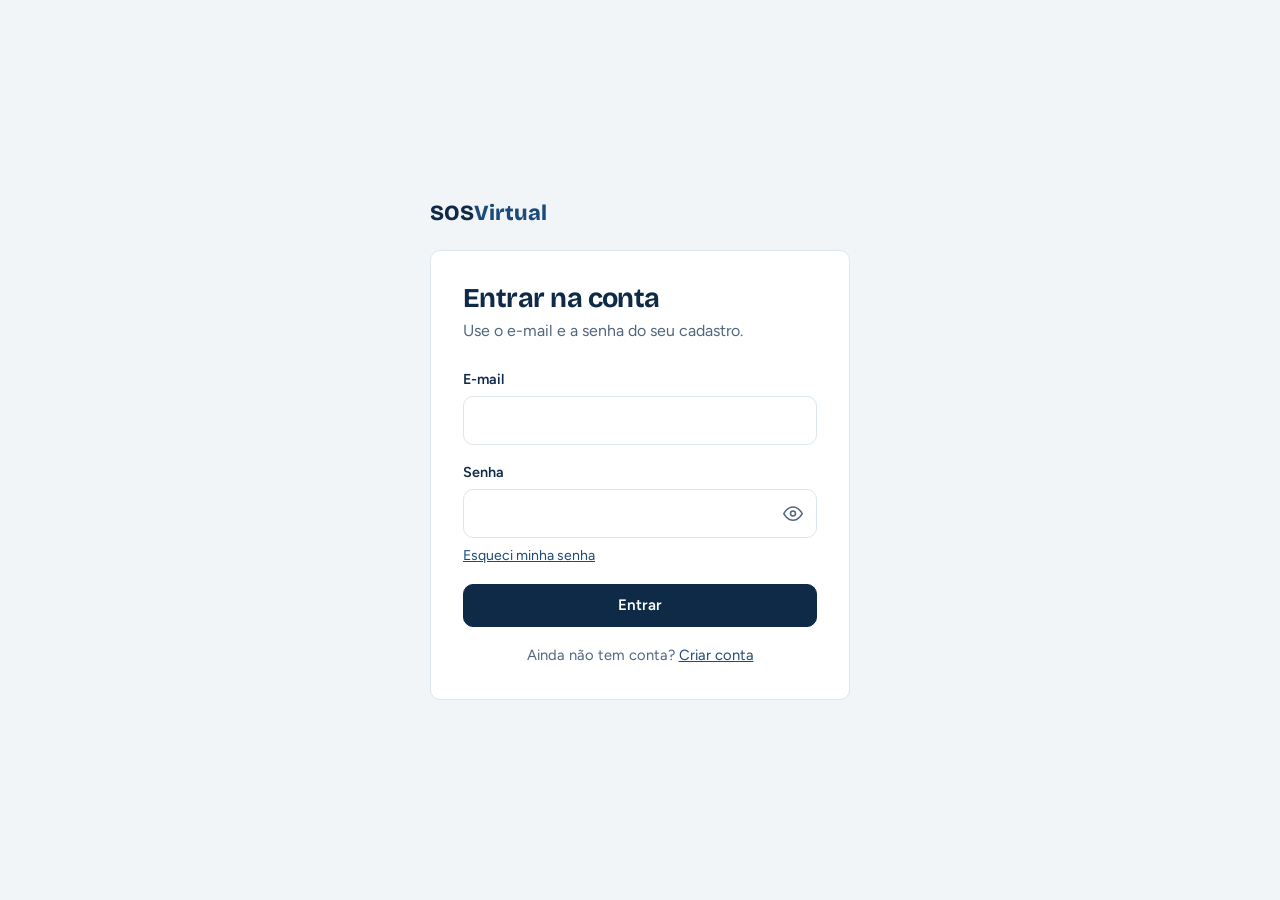
<file: sos_virtual_frontend/grafo.html>
<!DOCTYPE html>
<html lang="pt-br"><head><meta charset="UTF-8">
<meta name="viewport" content="width=device-width, initial-scale=1">
<meta name="description" content="SOS Virtual: suas finanças pessoais em um só lugar.">
<link rel="icon" href="data:image/svg+xml,%3Csvg xmlns='http://www.w3.org/2000/svg' viewBox='0 0 32 32'%3E%3Crect width='32' height='32' rx='8' fill='%230E2A47'/%3E%3Ctext x='16' y='22' font-size='18' font-family='sans-serif' font-weight='700' text-anchor='middle' fill='%23fff'%3ES%3C/text%3E%3C/svg%3E">
<link rel="preconnect" href="https://fonts.googleapis.com">
<link rel="preconnect" href="https://fonts.gstatic.com" crossorigin>
<link href="https://fonts.googleapis.com/css2?family=Bricolage+Grotesque:wght@600;800&family=Figtree:wght@400;500;600&display=swap" rel="stylesheet">
<link rel="stylesheet" href="css/estilo.css">
<title>Otimizador — SOS Virtual</title>
<style>.catgrid{display:grid;grid-template-columns:repeat(auto-fill,minmax(10.5rem,1fr));gap:.5rem 1rem;margin-top:.7rem}.catgrid label{display:flex;gap:.5rem;align-items:center;font-size:.9rem;color:var(--ink)}.catgrid input{accent-color:var(--brand)}.presets{display:flex;gap:.5rem;flex-wrap:wrap}
.res-duas{display:grid;grid-template-columns:minmax(0,1.15fr) minmax(0,1fr);gap:1.5rem;align-items:start}
@media(max-width:1100px){.res-duas{grid-template-columns:1fr}}.selo{display:inline-block;padding:.05rem .5rem;border-radius:99px;background:var(--bg);border:1px solid var(--line);color:var(--ink2);font-size:.75rem;font-weight:600;white-space:nowrap}
.selo.reg{background:#E8F6F0;border-color:#9ED8C0;color:#0B5A41}</style></head>
<body data-pagina="otimizador">
<div class="app"><aside id="menu"></aside>
<main class="conteudo">
  <header><h1>Otimizador de pagamentos</h1><p>Cadastre suas contas e cartões, com limite e cashback, e veja de qual delas vale mais a pena pagar cada despesa.</p><div id="seletor-mes" style="margin-top:.7rem"></div></header>
  <div id="msg" class="aviso erro" hidden role="alert"></div>

  <section class="painel"><h2>Minhas contas e cartões</h2>
    <form id="formconta" class="form-grid">
      <div class="campo larga"><label for="cnome">Nome</label><input id="cnome" maxlength="100" placeholder="Ex.: Cartão Nubank, Conta Corrente" required></div>
      <div class="campo"><label for="ccap">Limite ou saldo do mês (R$, opcional)</label><input type="number" id="ccap" step="0.01" min="0.01" placeholder="Sem limite informado"></div>
      <div class="campo"><label for="ctipo">Benefício ou custo</label><select id="ctipo"><option value="beneficio">Cashback / benefício</option><option value="custo">Juros / taxa</option></select></div>
      <div class="campo"><label for="cpct">Percentual (%)</label><input type="number" id="cpct" step="0.01" min="0" max="100" placeholder="0"></div>
      <fieldset style="grid-column:1/-1;border:0;padding:0;margin:0 0 1rem">
        <legend style="font-weight:600;font-size:.9rem;margin-bottom:.3rem">Categorias que esta conta pode pagar</legend>
        <p class="rot" style="margin-bottom:.6rem">Deixe tudo desmarcado para uma conta comum, que paga qualquer categoria. Marque só algumas para um <b>vale</b>: ele paga apenas essas categorias e é usado primeiro nelas, porque o saldo não serve para o resto. O vale-alimentação paga <b>Alimentação</b> (mercado, padaria, açougue) e o vale-refeição paga <b>Restaurante</b> (restaurantes, lanchonetes, delivery).</p>
        <div class="presets"><button type="button" class="btn sec peq" data-preset="Alimentação">Vale alimentação (mercado)</button><button type="button" class="btn sec peq" data-preset="Restaurante">Vale refeição (restaurante)</button><button type="button" class="btn sec peq" data-preset="Transporte">Vale transporte</button><button type="button" class="btn sec peq" data-preset="">Qualquer categoria</button></div>
        <div class="catgrid" id="catbox"></div>
      </fieldset>
      <div class="campo"><button class="btn" id="btnconta" type="submit" style="width:100%">Adicionar conta</button></div>
      <div class="campo" id="cancelarbox" hidden><button class="btn sec" id="cancelar" type="button" style="width:100%">Cancelar edição</button></div>
    </form>
  </section>
  <section style="margin-bottom:1.5rem"><div class="cartoes" id="listac"></div></section>

  <section class="painel"><h2>Despesas do mês</h2>
    <p class="rot" style="margin-bottom:1rem">As compras que você já registrou em um cartão ou conta (em Transações) ficam como estão e consomem o limite dela. Abaixo está o que <b>ainda está sem conta</b>: altere os valores para simular e o sistema sugere onde pagar.</p>
    <div class="form-grid" id="boxdesp"></div>
    <button class="btn" id="calc" type="button">Calcular melhor forma de pagar</button>
  </section>

  <section class="painel" id="resp" hidden><h2>Resultado</h2><div id="res-corpo"></div></section>
</main></div>
<script src="js/app.js"></script>
<script src="js/grafo_visualizador.js"></script>
<script>
const CATS=['Alimentação','Restaurante','Transporte','Saúde','Educação','Lazer','Moradia','Vestuário','Investimentos','Outros'];
let minhasContas=[],editando=null;
const pctTxt=v=>Math.abs(v).toLocaleString('pt-BR',{maximumFractionDigits:2})+'%';
const efeitoTxt=v=>v>0?'<span class="pos">+'+brl(v)+'</span>':v<0?'<span class="neg">−'+brl(-v)+'</span>':'<span class="rot">—</span>';
const catbox_=()=>[...document.querySelectorAll('#catbox input')];
const categoriasMarcadas=()=>catbox_().filter(i=>i.checked).map(i=>i.dataset.c);
const marcar=lista=>catbox_().forEach(i=>{i.checked=lista.includes(i.dataset.c);});
const regraConta=c=>c.categorias&&c.categorias.length?'<b>Só paga:</b> '+esc(c.categorias.join(', '))+' · usada primeiro nelas':'Paga qualquer categoria';
const beneficio=c=>c.custo<0?'<b class="pos">Cashback de '+pctTxt(c.custo)+'</b>':c.custo>0?'<b class="neg">Juros/taxa de '+pctTxt(c.custo)+'</b>':'<span class="rot">Sem benefício ou custo</span>';

async function carregarContas(){
  minhasContas=await api('/contas');
  listac.innerHTML=minhasContas.length?minhasContas.map(c=>'<div class="painel"><div class="linha"><h3>'+esc(c.nome)+'</h3>'+beneficio(c)+'</div>'+
    '<div class="rot">'+(c.capacidade?'Limite ou saldo do mês: '+brl(c.capacidade):'Sem limite informado')+'</div>'+
    '<div class="rot">'+regraConta(c)+'</div>'+
    '<div class="acoes-linha"><button class="btn sec peq" data-edit="'+c.id+'">Editar</button><button class="btn perigo peq" data-del="'+c.id+'">Excluir</button></div></div>').join('')
    :'<p class="vazio">Nenhuma conta ainda. Cadastre acima as contas e cartões que você usa.</p>';
}
let seqMes=0;
// carrega o mês escolhido: preenche o que está sem conta, mostra o que já foi registrado e já calcula o resultado
async function carregarMes(){
  const minha=++seqMes;
  const r=await api('/grafo?mes='+mesSelecionado());
  if(minha!==seqMes)return;
  const pend=r.pendentes||{},reg=r.registradas||{};
  boxdesp.innerHTML=CATS.map((c,i)=>'<div class="campo"><label for="dsp'+i+'">'+c+(reg[c]>0?' <span class="rot">(já em contas: '+brl(reg[c])+')</span>':'')+'</label><input type="number" id="dsp'+i+'" data-cat="'+c+'" step="0.01" min="0" value="'+(pend[c]||0)+'"></div>').join('');
  mostrar(r);
}
function mostrar(r){
  const corpo=document.getElementById('res-corpo');resp.hidden=false;
  const gargalo=r.status==='gargalo';
  if(!r.nos){corpo.innerHTML='<div class="aviso" style="margin:0">'+esc(r.mensagem)+'</div>';return;}   // sem contas ou sem despesas
  const b=r.beneficio_total;
  const linhas=[].concat((r.registrados||[]).map(p=>[p,'reg']),(r.plano||[]).map(p=>[p,'sug']));
  const notas=[].concat(
    (r.excedeu_limite||[]).map(x=>'<b>'+esc(x.conta)+'</b> passou do limite informado em '+brl(x.excedeu)+' nas compras já registradas.'),
    (r.fora_da_regra||[]).map(x=>'<b>'+esc(x.conta)+'</b> tem compra registrada fora das categorias que aceita: '+esc(x.categoria)+' ('+brl(x.valor)+').'));
  corpo.innerHTML=(gargalo?'<div class="aviso" style="margin:0 0 1rem">'+esc(r.mensagem)+'</div>':(r.total_pendente===0&&r.mensagem?'<div class="aviso" style="margin:0 0 1rem">'+esc(r.mensagem)+'</div>':''))+
    notas.map(n=>'<div class="aviso" style="margin:0 0 1rem">'+n+'</div>').join('')+
    '<div class="grid"><div class="painel"><div class="rot">Despesas do mês</div><div class="num">'+brl(r.total_despesas)+'</div></div>'+
    '<div class="painel"><div class="rot">Já pago em contas</div><div class="num">'+brl(r.total_registrado)+'</div></div>'+
    (gargalo?'<div class="painel"><div class="rot">Sem conta para pagar</div><div class="num neg">'+brl(r.falta)+'</div></div>':'<div class="painel"><div class="rot">Ainda sem conta</div><div class="num">'+brl(r.total_pendente)+'</div></div>')+
    '<div class="painel"><div class="rot">'+(b<0?'Custo líquido (juros e taxas)':'Benefício líquido (cashback)')+'</div><div class="num '+(b<0?'neg':'pos')+'">'+brl(Math.abs(b))+'</div>'+
    (r.beneficio_registrado!==0&&r.beneficio_sugerido!==0?'<div class="rot">'+brl(r.beneficio_registrado)+' já garantido + '+brl(r.beneficio_sugerido)+' sugerido</div>':'')+'</div></div>'+
    '<div class="res-duas"><div><div id="grafo-svg"></div></div><div><h3 style="margin:0 0 .5rem">'+(gargalo?'O que dá para pagar':'Por conta')+'</h3>'+
    (linhas.length?'<table><thead><tr><th>Conta</th><th>Despesa</th><th>Valor</th><th>Situação</th><th>Efeito</th></tr></thead><tbody>'+
    linhas.map(([p,tipo])=>'<tr><td>'+esc(p.conta)+'</td><td>'+esc(p.categoria)+'</td><td>'+brl(p.valor)+'</td><td><span class="selo'+(tipo==='reg'?' reg':'')+'">'+(tipo==='reg'?'Já pago':'Sugerido')+'</span></td><td>'+efeitoTxt(p.efeito)+'</td></tr>').join('')+'</tbody></table>':'<p class="vazio">Nenhuma conta consegue pagar essas despesas.</p>')+'</div></div>'+
    '<p class="rot" style="margin-top:.8rem"><b>Linha cheia / Já pago:</b> compras que você registrou em uma conta. <b>Tracejada / Sugerido:</b> onde pagar o que ainda está sem conta, respeitando o limite que sobrou e as categorias de cada conta; contas restritas (vales) são usadas primeiro. Efeito: verde é cashback ganho; vermelho é juros ou taxa paga.</p>';
  desenharGrafo(document.getElementById('grafo-svg'),r);
}
async function calcular(){
  const d={};document.querySelectorAll('#boxdesp input').forEach(i=>{d[i.dataset.cat]=parseFloat(i.value)||0;});
  try{aviso('msg');mostrar(await api('/grafo/otimizar',{method:'POST',body:JSON.stringify({mes:mesSelecionado(),despesas:d})}));}
  catch(err){aviso('msg',msgErro(err),'erro');}
}
function limpar(){editando=null;formconta.reset();marcar([]);btnconta.textContent='Adicionar conta';cancelarbox.hidden=true;}

formconta.addEventListener('submit',async e=>{e.preventDefault();aviso('msg');
  const pct=parseFloat(cpct.value)||0;
  const corpo={nome:cnome.value.trim(),capacidade:ccap.value?parseFloat(ccap.value):null,custo:ctipo.value==='custo'?pct:-pct,categorias:categoriasMarcadas()};
  try{
    if(editando)await api('/contas/'+editando,{method:'PUT',body:JSON.stringify(corpo)});
    else await api('/contas',{method:'POST',body:JSON.stringify(corpo)});
    limpar();await carregarContas();calcular();avisarContasMudaram();
  }catch(err){aviso('msg',msgErro(err),'erro');}});
cancelar.addEventListener('click',limpar);
const DICAS={'Alimentação':'mercado, padaria','Restaurante':'refeições, delivery'};
catbox.innerHTML=CATS.map(c=>'<label><input type="checkbox" data-c="'+c+'"> '+c+(DICAS[c]?' <span class="rot">('+DICAS[c]+')</span>':'')+'</label>').join('');
document.querySelector('.presets').addEventListener('click',e=>{if(e.target.dataset.preset===undefined)return;marcar(e.target.dataset.preset?[e.target.dataset.preset]:[]);});
listac.addEventListener('click',async e=>{const t=e.target.dataset;
  try{
    if(t.edit){const c=minhasContas.find(x=>String(x.id)===t.edit);if(!c)return;
      editando=c.id;cnome.value=c.nome;ccap.value=c.capacidade??'';ctipo.value=c.custo>0?'custo':'beneficio';cpct.value=Math.abs(c.custo)||'';marcar(c.categorias||[]);
      btnconta.textContent='Salvar alterações';cancelarbox.hidden=false;cnome.focus();}
    else if(t.del&&confirm('Excluir esta conta? As parcelas futuras projetadas a partir dela também serão removidas.')){
      await api('/contas/'+t.del,{method:'DELETE'});if(String(editando)===t.del)limpar();await carregarContas();calcular();avisarContasMudaram();}
  }catch(err){aviso('msg',msgErro(err),'erro');}});
calc.addEventListener('click',calcular);
// as contas também mudam em outras telas (ex.: importar extrato cria o cartão): esta lista acompanha
const avisarContasMudaram=()=>{try{localStorage.setItem('sosv_contas_mudou',String(Date.now()));}catch(e){}};
let tRec=null;const agendarRecarga=()=>{clearTimeout(tRec);tRec=setTimeout(async()=>{try{await carregarContas();calcular();}catch(e){}},250);};
window.addEventListener('storage',e=>{if(e.key==='sosv_contas_mudou')agendarRecarga();});
document.addEventListener('visibilitychange',()=>{if(!document.hidden)agendarRecarga();});
montarSeletorMes(document.getElementById('seletor-mes'),()=>carregarMes().catch(e=>aviso('msg',msgErro(e),'erro')));
(async()=>{try{await Promise.all([carregarContas(),carregarMes()]);}catch(e){aviso('msg',msgErro(e),'erro');}})();
</script></body></html>
</file>
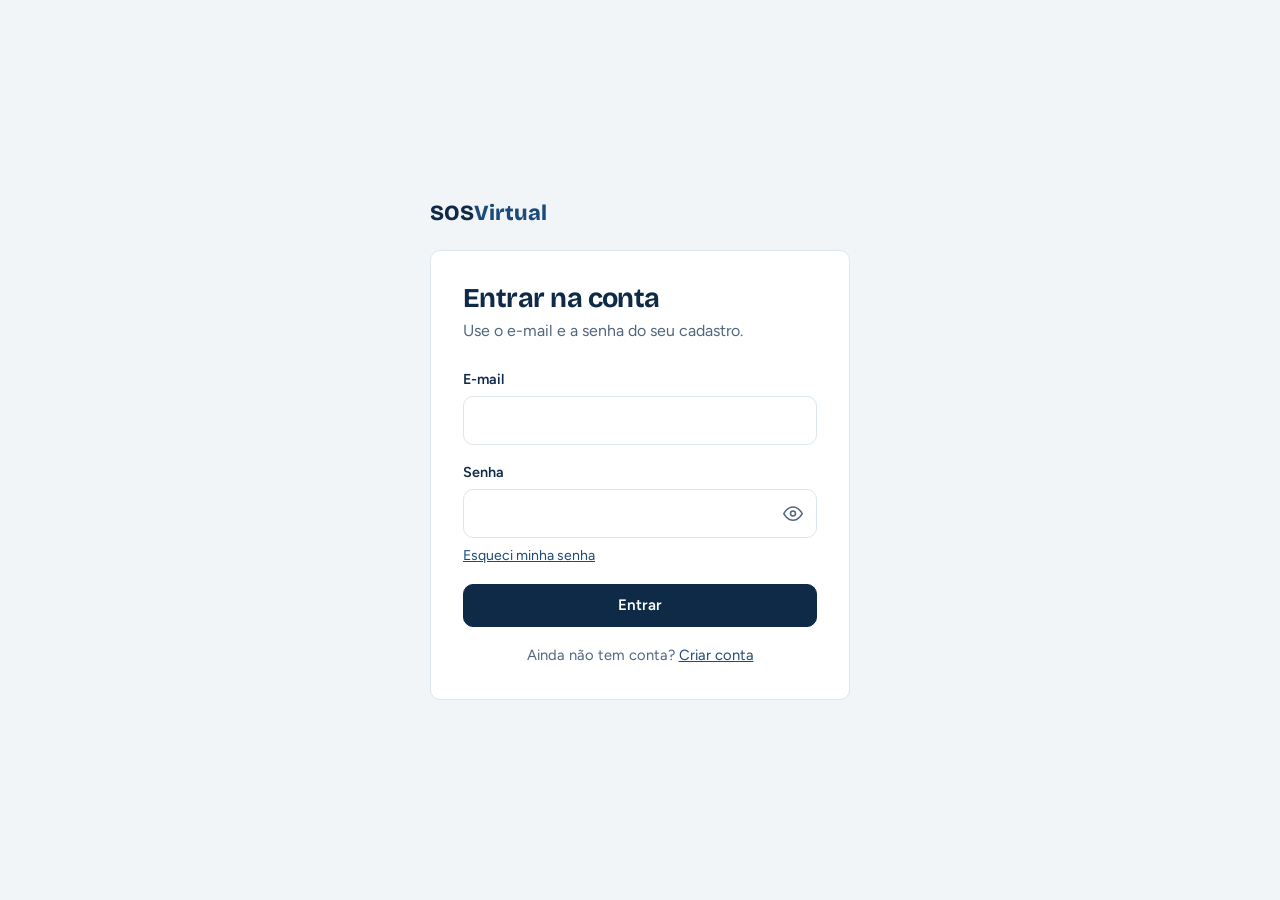
<file: sos_virtual_frontend/login.html>
<!DOCTYPE html>
<html lang="pt-br">
<head>
<meta charset="UTF-8">
<meta name="viewport" content="width=device-width, initial-scale=1">
<link rel="icon" href="data:image/svg+xml,%3Csvg xmlns='http://www.w3.org/2000/svg' viewBox='0 0 32 32'%3E%3Crect width='32' height='32' rx='8' fill='%230E2A47'/%3E%3Ctext x='16' y='22' font-size='18' font-family='sans-serif' font-weight='700' text-anchor='middle' fill='%23fff'%3ES%3C/text%3E%3C/svg%3E">
<link rel="preconnect" href="https://fonts.googleapis.com">
<link rel="preconnect" href="https://fonts.gstatic.com" crossorigin>
<link href="https://fonts.googleapis.com/css2?family=Bricolage+Grotesque:wght@600;800&family=Figtree:wght@400;500;600&display=swap" rel="stylesheet">
<link rel="stylesheet" href="css/estilo.css">
<meta name="description" content="Entre na sua conta do SOS Virtual.">
<title>Entrar — SOS Virtual</title>
<style>
body{display:grid;place-items:center;min-height:100vh;padding:1.5rem}
.caixa{width:100%;max-width:420px}
.caixa .logo{display:block;color:var(--brand);margin:0 0 1.5rem}.caixa .logo i{color:var(--brand2)}
.caixa form,.caixa .cartao{background:var(--surface);border:1px solid var(--line);border-radius:var(--r);padding:2rem}
.caixa h1{font-size:1.7rem;margin-bottom:.3rem}
.caixa p.sub{color:var(--ink2);margin-bottom:1.5rem}
.caixa .btn{width:100%}
.caixa .troca{text-align:center;margin-top:1.1rem;color:var(--ink2);font-size:.92rem}
.esqueci{display:inline-block;margin-top:.45rem;font-size:.88rem}
</style>
</head>
<body>
<div class="caixa">
  <a class="logo" href="index.html">SOS<i>Virtual</i></a>
  <form id="form">
    <h1>Entrar na conta</h1>
    <p class="sub">Use o e-mail e a senha do seu cadastro.</p>
    <div id="msg" class="aviso erro" hidden role="alert"></div>
    <div class="campo"><label for="email">E-mail</label><input type="email" id="email" autocomplete="email" required></div>
    <div class="campo"><label for="senha">Senha</label><input type="password" id="senha" autocomplete="current-password" required><a class="esqueci" href="recuperar.html">Esqueci minha senha</a></div>
    <button class="btn" type="submit">Entrar</button>
    <p class="troca">Ainda não tem conta? <a href="cadastro.html">Criar conta</a></p>
  </form>
</div>

<script src="js/app.js"></script>
<script src="js/senha-visivel.js"></script>
<script>
// quem já está logado vai direto ao painel (sessão vencida é limpa pelo app.js no primeiro 401)
if (localStorage.getItem('sosv_token')) location.replace('dashboard.html');
// vindo da redefinição de senha: avisa que deu certo
if (new URLSearchParams(location.search).get('senha') === 'alterada') aviso('msg', 'Senha alterada com sucesso. Entre com a nova senha.');
const btn = document.querySelector('#form button[type=submit]');
document.getElementById('form').addEventListener('submit', async e => {
  e.preventDefault();
  btn.disabled = true; btn.textContent = 'Entrando...';
  const msg = document.getElementById('msg');
  msg.hidden = true;
  try {
    const d = await api('/auth/login', {
      method: 'POST',
      body: JSON.stringify({ email: email.value.trim(), senha: senha.value })
    });
    localStorage.setItem('sosv_token', d.token);
    localStorage.setItem('sosv_usuario', JSON.stringify(d.usuario));
    location.href = 'dashboard.html';
  } catch (err) {
    msg.className = 'aviso erro';
    msg.textContent = err instanceof TypeError
      ? 'Não consegui falar com o servidor. Confira se o backend está rodando em http://127.0.0.1:5000.'
      : err.message;
    msg.hidden = false;
    btn.disabled = false; btn.textContent = 'Entrar';
  }
});
</script>
</body>
</html>
</file>
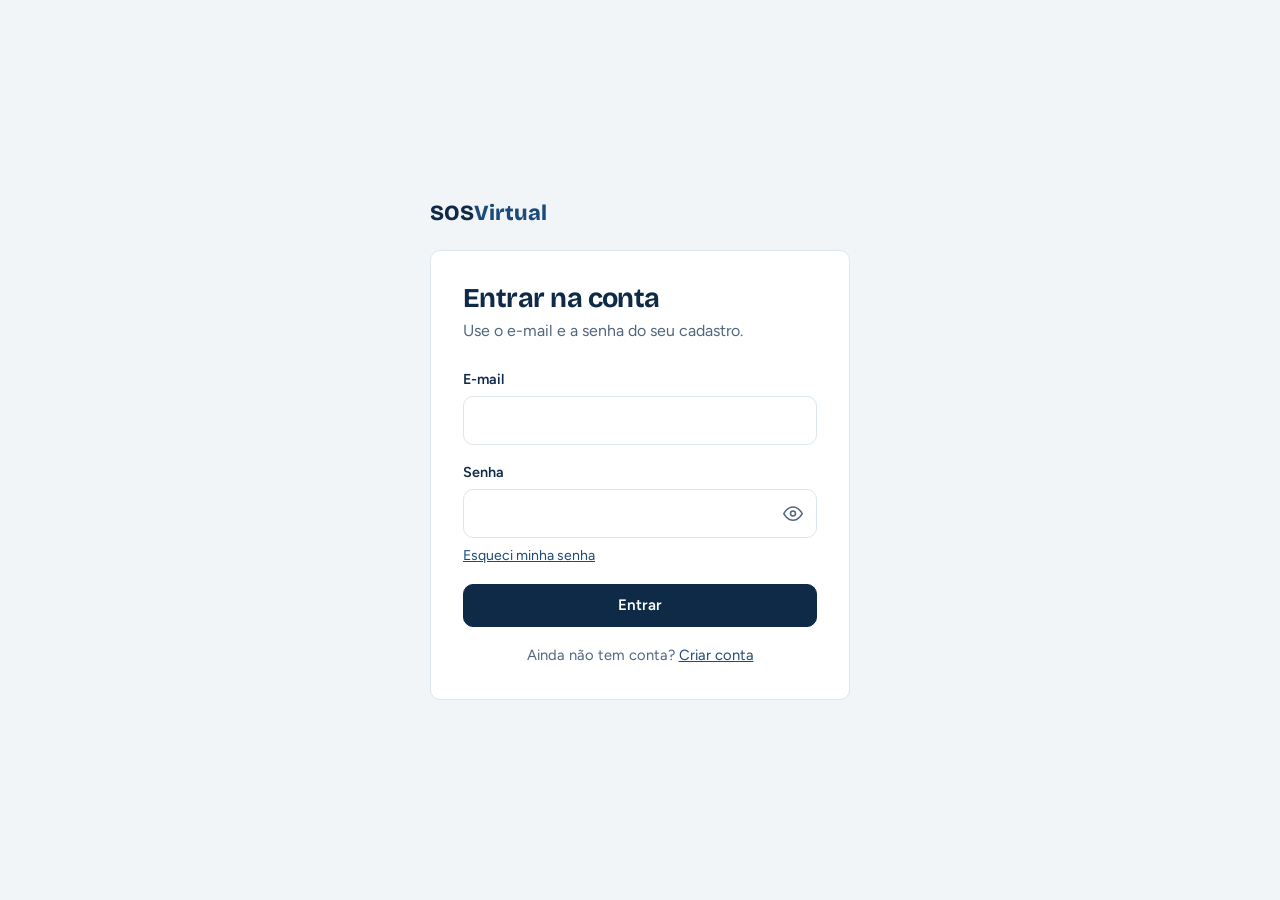
<file: sos_virtual_frontend/metas.html>
<!DOCTYPE html>
<html lang="pt-br"><head><meta charset="UTF-8">
<meta name="viewport" content="width=device-width, initial-scale=1">
<meta name="description" content="SOS Virtual: suas finanças pessoais em um só lugar.">
<link rel="icon" href="data:image/svg+xml,%3Csvg xmlns='http://www.w3.org/2000/svg' viewBox='0 0 32 32'%3E%3Crect width='32' height='32' rx='8' fill='%230E2A47'/%3E%3Ctext x='16' y='22' font-size='18' font-family='sans-serif' font-weight='700' text-anchor='middle' fill='%23fff'%3ES%3C/text%3E%3C/svg%3E">
<link rel="preconnect" href="https://fonts.googleapis.com">
<link rel="preconnect" href="https://fonts.gstatic.com" crossorigin>
<link href="https://fonts.googleapis.com/css2?family=Bricolage+Grotesque:wght@600;800&family=Figtree:wght@400;500;600&display=swap" rel="stylesheet">
<link rel="stylesheet" href="css/estilo.css">
<title>Metas — SOS Virtual</title></head>
<body data-pagina="metas">
<div class="app"><aside id="menu"></aside>
<main class="conteudo">
  <header><h1>Metas</h1><p>Defina um valor e acompanhe quanto já guardou.</p></header>
  <div id="msg" class="aviso erro" hidden role="alert"></div>
  <section class="painel"><h2>Nova meta</h2>
    <form id="form" class="form-grid">
      <div class="campo larga"><label for="titulo">Nome da meta</label><input id="titulo" placeholder="Ex.: viagem, reserva de emergência" required></div>
      <div class="campo"><label for="alvo">Valor alvo (R$)</label><input type="number" id="alvo" step="0.01" min="1" required></div>
      <div class="campo"><label for="prazo">Prazo (opcional)</label><input type="date" id="prazo"></div>
      <div class="campo"><button class="btn" type="submit" style="width:100%">Criar meta</button></div>
    </form>
  </section>
  <section><div class="cartoes" id="lista"></div></section>
</main></div>
<script src="js/app.js"></script>
<script>
async function carregar(){try{
  aviso('msg');
  const m=await api('/metas');
  lista.innerHTML=m.length?m.map(x=>{const ok=x.progresso>=100;return '<div class="painel"><div class="linha"><h3>'+esc(x.titulo)+'</h3><b class="'+(ok?'pos':'rot')+'">'+(ok?'Concluída':x.progresso+'%')+'</b></div>'+
    '<div class="rot">'+(x.prazo?'Prazo: '+new Date(x.prazo).toLocaleDateString('pt-BR'):'Sem prazo')+'</div>'+
    '<div class="linha" style="margin-top:.8rem"><b>'+brl(x.valor_atual)+'</b><span class="rot">de '+brl(x.valor_alvo)+'</span></div>'+
    '<div class="barra meta" role="progressbar" aria-valuenow="'+x.progresso+'" aria-valuemin="0" aria-valuemax="100" aria-label="Progresso de '+esc(x.titulo)+'"><i style="width:'+Math.min(x.progresso,100)+'%"></i></div>'+
    '<div class="acoes-linha">'+(ok?'':'<input type="number" step="0.01" min="0.01" placeholder="Valor a depositar" aria-label="Valor a depositar em '+esc(x.titulo)+'" id="d'+x.id+'"><button class="btn peq" data-dep="'+x.id+'">Depositar</button>')+'<button class="btn perigo peq" data-del="'+x.id+'">Excluir</button></div></div>';}).join(''):'<p class="vazio">Nenhuma meta ainda. Crie a primeira acima.</p>';
}catch(e){aviso('msg',msgErro(e),'erro');}}
form.addEventListener('submit',async e=>{e.preventDefault();
  try{await api('/metas',{method:'POST',body:JSON.stringify({titulo:titulo.value.trim(),valor_alvo:parseFloat(alvo.value),prazo:prazo.value||null})});form.reset();carregar();}
  catch(err){aviso('msg',msgErro(err),'erro');}});
lista.addEventListener('click',async e=>{const t=e.target.dataset;
  try{
    if(t.dep){const v=parseFloat(document.getElementById('d'+t.dep).value);if(!(v>0))return aviso('msg','Informe um valor maior que zero.','erro');
      await api('/metas/'+t.dep+'/depositar',{method:'POST',body:JSON.stringify({valor:v})});carregar();}
    else if(t.del&&confirm('Excluir esta meta?')){await api('/metas/'+t.del,{method:'DELETE'});carregar();}
  }catch(err){aviso('msg',msgErro(err),'erro');}});
carregar();
</script></body></html>
</file>
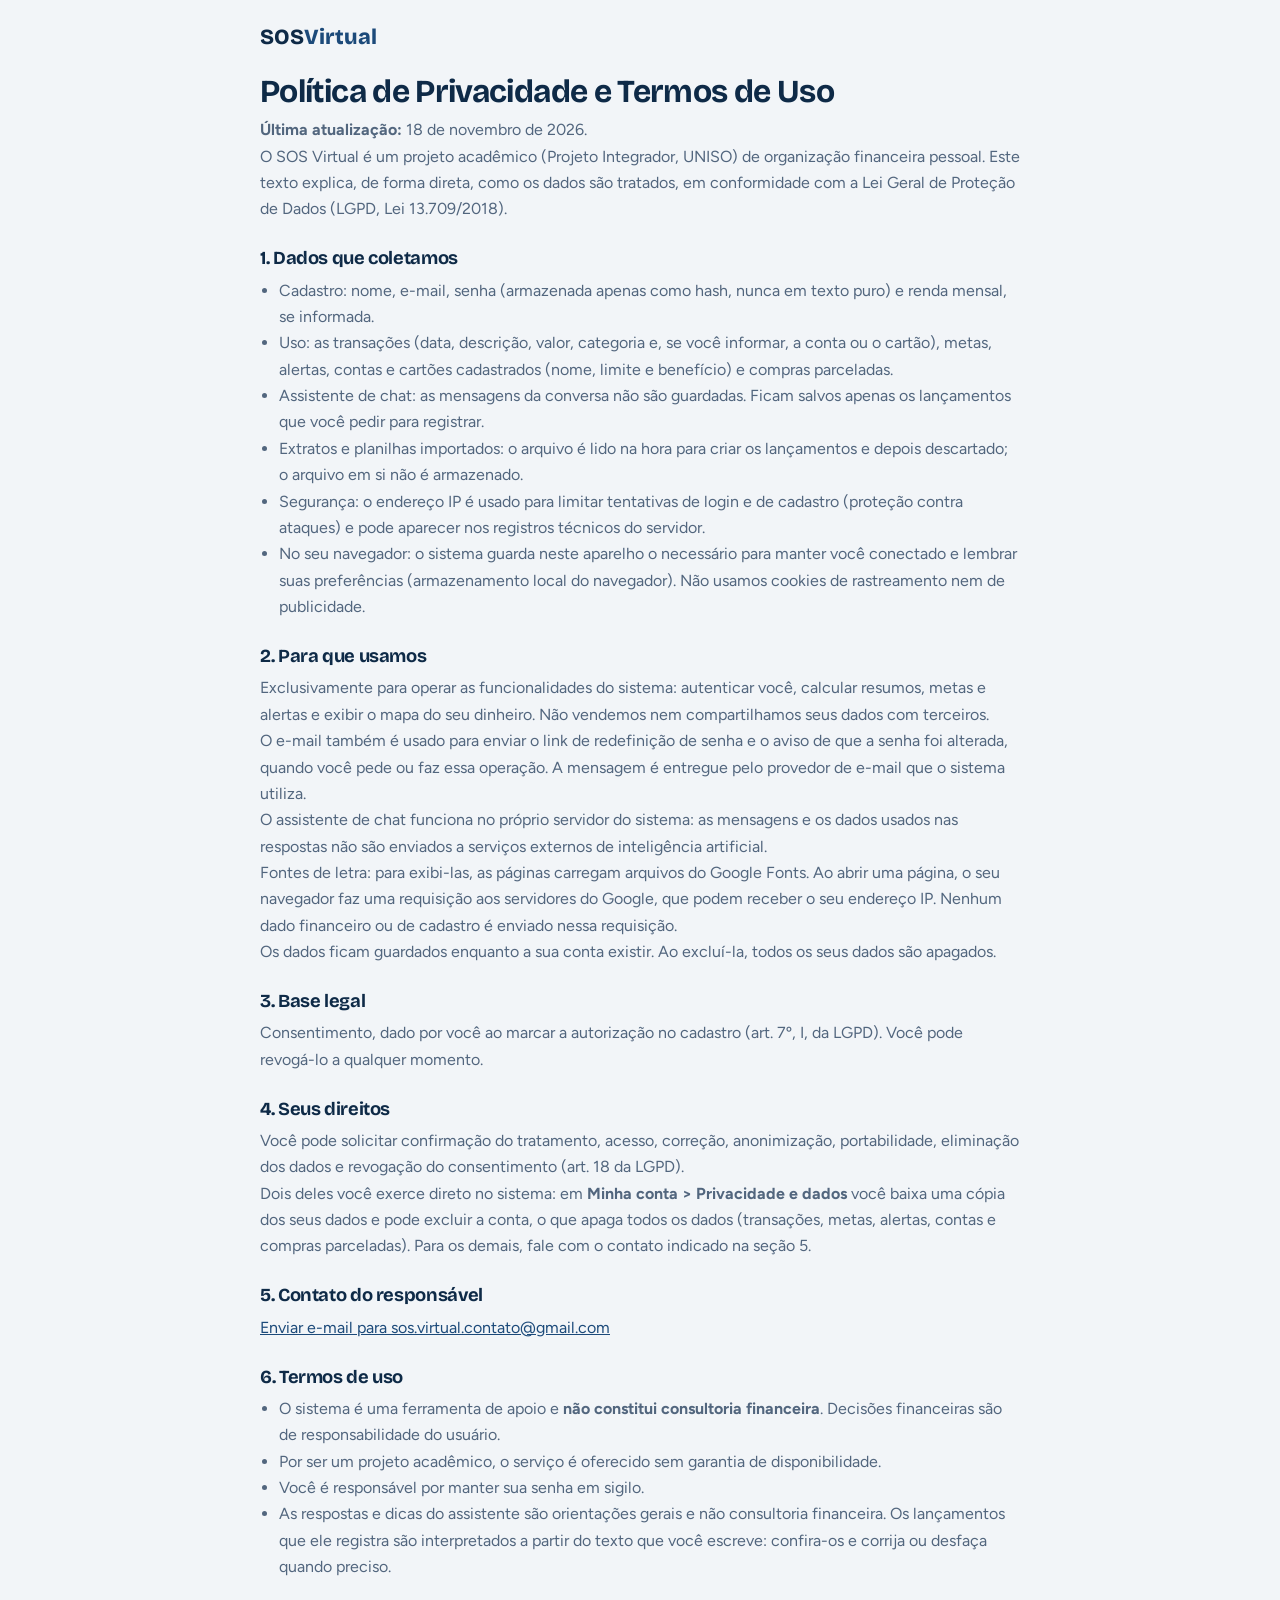
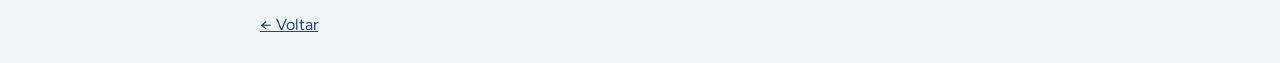
<file: sos_virtual_frontend/privacidade.html>
<!DOCTYPE html>
<html lang="pt-br"><head><meta charset="UTF-8">
<meta name="viewport" content="width=device-width, initial-scale=1">
<meta name="description" content="Política de Privacidade e Termos de Uso do SOS Virtual.">
<link rel="icon" href="data:image/svg+xml,%3Csvg xmlns='http://www.w3.org/2000/svg' viewBox='0 0 32 32'%3E%3Crect width='32' height='32' rx='8' fill='%230E2A47'/%3E%3Ctext x='16' y='22' font-size='18' font-family='sans-serif' font-weight='700' text-anchor='middle' fill='%23fff'%3ES%3C/text%3E%3C/svg%3E">
<link rel="preconnect" href="https://fonts.googleapis.com">
<link rel="preconnect" href="https://fonts.gstatic.com" crossorigin>
<link href="https://fonts.googleapis.com/css2?family=Bricolage+Grotesque:wght@600;800&family=Figtree:wght@400;500;600&display=swap" rel="stylesheet">
<link rel="stylesheet" href="css/estilo.css">
<title>Privacidade e Termos — SOS Virtual</title>
<style>body{padding:1.5rem}.doc{max-width:760px;margin:0 auto}.doc .logo{display:block;color:var(--brand);margin:0 0 1.5rem}.doc .logo i{color:var(--brand2)}.doc h1{margin-bottom:.4rem}.doc h2{margin:1.6rem 0 .5rem;font-size:1.15rem}.doc p,.doc li{color:var(--ink2);line-height:1.65}.doc ul{padding-left:1.2rem;margin:.4rem 0}</style>
</head><body>
<div class="doc">
<a class="logo" href="index.html">SOS<i>Virtual</i></a>
<h1>Política de Privacidade e Termos de Uso</h1>
<p><b>Última atualização:</b> 18 de novembro de 2026.</p>
<p>O SOS Virtual é um projeto acadêmico (Projeto Integrador, UNISO) de organização financeira pessoal. Este texto explica, de forma direta, como os dados são tratados, em conformidade com a Lei Geral de Proteção de Dados (LGPD, Lei 13.709/2018).</p>

<h2>1. Dados que coletamos</h2>
<ul><li>Cadastro: nome, e-mail, senha (armazenada apenas como hash, nunca em texto puro) e renda mensal, se informada.</li>
<li>Uso: as transações (data, descrição, valor, categoria e, se você informar, a conta ou o cartão), metas, alertas, contas e cartões cadastrados (nome, limite e benefício) e compras parceladas.</li><li>Assistente de chat: as mensagens da conversa não são guardadas. Ficam salvos apenas os lançamentos que você pedir para registrar.</li>
<li>Extratos e planilhas importados: o arquivo é lido na hora para criar os lançamentos e depois descartado; o arquivo em si não é armazenado.</li>
<li>Segurança: o endereço IP é usado para limitar tentativas de login e de cadastro (proteção contra ataques) e pode aparecer nos registros técnicos do servidor.</li>
<li>No seu navegador: o sistema guarda neste aparelho o necessário para manter você conectado e lembrar suas preferências (armazenamento local do navegador). Não usamos cookies de rastreamento nem de publicidade.</li>
</ul>

<h2>2. Para que usamos</h2>
<p>Exclusivamente para operar as funcionalidades do sistema: autenticar você, calcular resumos, metas e alertas e exibir o mapa do seu dinheiro. Não vendemos nem compartilhamos seus dados com terceiros.</p>
<p>O e-mail também é usado para enviar o link de redefinição de senha e o aviso de que a senha foi alterada, quando você pede ou faz essa operação. A mensagem é entregue pelo provedor de e-mail que o sistema utiliza.</p>
<p>O assistente de chat funciona no próprio servidor do sistema: as mensagens e os dados usados nas respostas não são enviados a serviços externos de inteligência artificial.</p>
<p>Fontes de letra: para exibi-las, as páginas carregam arquivos do Google Fonts. Ao abrir uma página, o seu navegador faz uma requisição aos servidores do Google, que podem receber o seu endereço IP. Nenhum dado financeiro ou de cadastro é enviado nessa requisição.</p>
<p>Os dados ficam guardados enquanto a sua conta existir. Ao excluí-la, todos os seus dados são apagados.</p>

<h2>3. Base legal</h2>
<p>Consentimento, dado por você ao marcar a autorização no cadastro (art. 7º, I, da LGPD). Você pode revogá-lo a qualquer momento.</p>

<h2>4. Seus direitos</h2>
<p>Você pode solicitar confirmação do tratamento, acesso, correção, anonimização, portabilidade, eliminação dos dados e revogação do consentimento (art. 18 da LGPD).</p>
<p>Dois deles você exerce direto no sistema: em <b>Minha conta &gt; Privacidade e dados</b> você baixa uma cópia dos seus dados e pode excluir a conta, o que apaga todos os dados (transações, metas, alertas, contas e compras parceladas). Para os demais, fale com o contato indicado na seção 5.</p>

<h2>5. Contato do responsável</h2>
<p><a href="mailto:sos.virtual.contato@gmail.com">Enviar e-mail para sos.virtual.contato@gmail.com</a></p>

<h2>6. Termos de uso</h2>
<ul><li>O sistema é uma ferramenta de apoio e <b>não constitui consultoria financeira</b>. Decisões financeiras são de responsabilidade do usuário.</li>
<li>Por ser um projeto acadêmico, o serviço é oferecido sem garantia de disponibilidade.</li>
<li>Você é responsável por manter sua senha em sigilo.</li><li>As respostas e dicas do assistente são orientações gerais e não consultoria financeira. Os lançamentos que ele registra são interpretados a partir do texto que você escreve: confira-os e corrija ou desfaça quando preciso.</li>
</ul>

<p style="margin-top:2rem"><a href="javascript:history.back()">← Voltar</a></p>
</div></body></html>
</file>
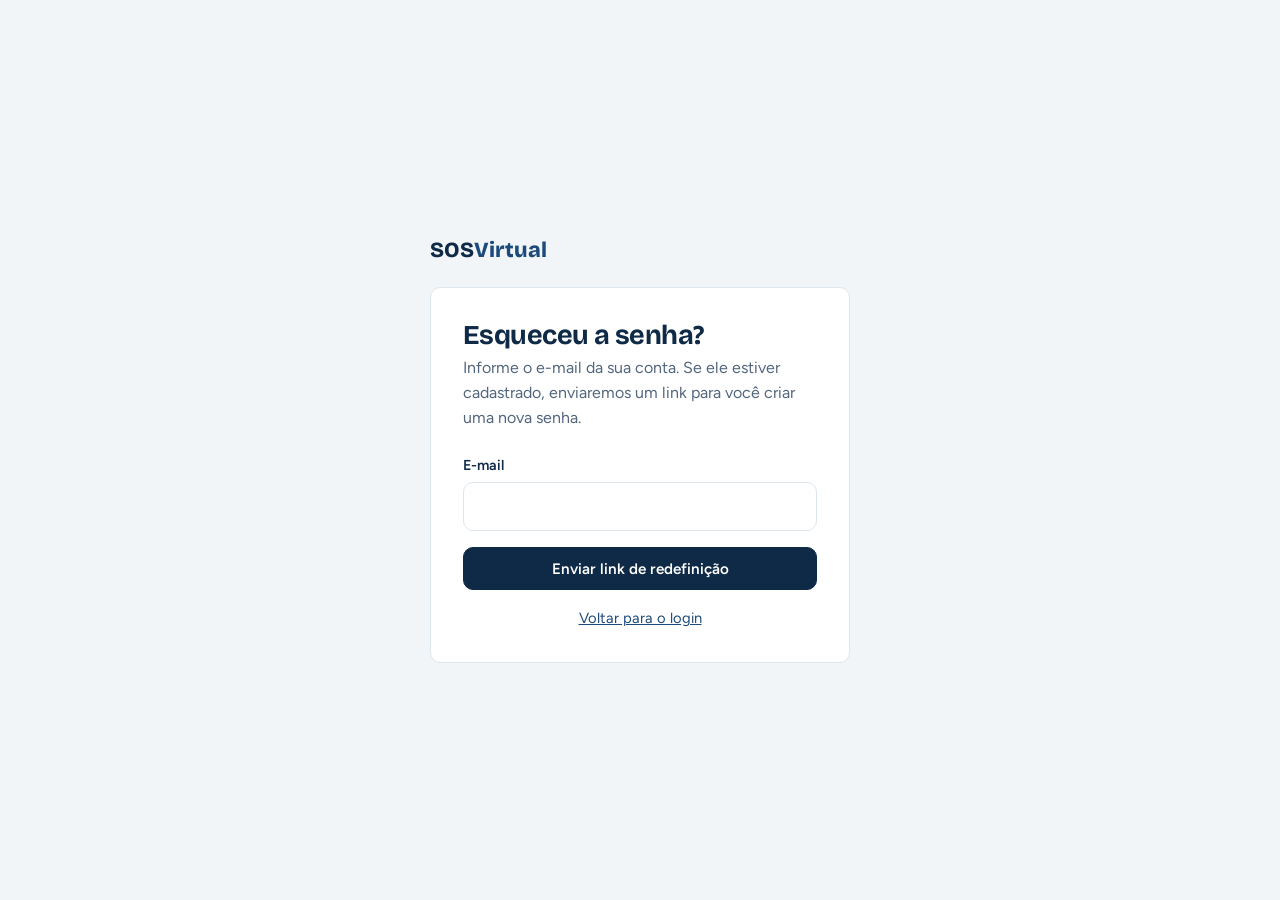
<file: sos_virtual_frontend/recuperar.html>
<!DOCTYPE html>
<html lang="pt-br">
<head>
<meta charset="UTF-8">
<meta name="viewport" content="width=device-width, initial-scale=1">
<link rel="icon" href="data:image/svg+xml,%3Csvg xmlns='http://www.w3.org/2000/svg' viewBox='0 0 32 32'%3E%3Crect width='32' height='32' rx='8' fill='%230E2A47'/%3E%3Ctext x='16' y='22' font-size='18' font-family='sans-serif' font-weight='700' text-anchor='middle' fill='%23fff'%3ES%3C/text%3E%3C/svg%3E">
<link rel="preconnect" href="https://fonts.googleapis.com">
<link rel="preconnect" href="https://fonts.gstatic.com" crossorigin>
<link href="https://fonts.googleapis.com/css2?family=Bricolage+Grotesque:wght@600;800&family=Figtree:wght@400;500;600&display=swap" rel="stylesheet">
<link rel="stylesheet" href="css/estilo.css">
<meta name="description" content="Recupere o acesso à sua conta do SOS Virtual.">
<title>Recuperar senha — SOS Virtual</title>
<style>
body{display:grid;place-items:center;min-height:100vh;padding:1.5rem}
.caixa{width:100%;max-width:420px}
.caixa .logo{display:block;color:var(--brand);margin:0 0 1.5rem}.caixa .logo i{color:var(--brand2)}
.caixa form,.caixa .cartao{background:var(--surface);border:1px solid var(--line);border-radius:var(--r);padding:2rem}
.caixa h1{font-size:1.7rem;margin-bottom:.3rem}
.caixa p.sub{color:var(--ink2);margin-bottom:1.5rem}
.caixa .btn{width:100%}
.caixa .troca{text-align:center;margin-top:1.1rem;color:var(--ink2);font-size:.92rem}
.esqueci{display:inline-block;margin-top:.45rem;font-size:.88rem}
</style>
</head>
<body>
<div class="caixa">
  <a class="logo" href="index.html">SOS<i>Virtual</i></a>
  <form id="form">
    <h1>Esqueceu a senha?</h1>
    <p class="sub">Informe o e-mail da sua conta. Se ele estiver cadastrado, enviaremos um link para você criar uma nova senha.</p>
    <div id="msg" class="aviso erro" hidden role="alert"></div>
    <div class="campo"><label for="email">E-mail</label><input type="email" id="email" autocomplete="email" required></div>
    <button class="btn" type="submit">Enviar link de redefinição</button>
    <p class="troca"><a href="login.html">Voltar para o login</a></p>
  </form>
  <div id="ok" class="cartao" hidden role="status">
    <h1>Confira seu e-mail</h1>
    <p class="sub" id="ok-texto"></p>
    <p class="rot">Não chegou? Veja a caixa de spam e, se precisar, peça um novo link.</p>
    <p class="troca"><a href="login.html">Voltar para o login</a></p>
  </div>
</div>

<script src="js/app.js"></script>
<script>
const btn = document.querySelector('#form button[type=submit]');
document.getElementById('form').addEventListener('submit', async e => {
  e.preventDefault();
  aviso('msg');
  btn.disabled = true; btn.textContent = 'Enviando...';
  try {
    const d = await api('/auth/esqueci-senha', { method: 'POST', body: JSON.stringify({ email: email.value.trim() }) });
    document.getElementById('form').hidden = true;
    document.getElementById('ok-texto').textContent = d.mensagem;
    document.getElementById('ok').hidden = false;
  } catch (err) {
    aviso('msg', msgErro(err), 'erro');
    btn.disabled = false; btn.textContent = 'Enviar link de redefinição';
  }
});
</script>
</body>
</html>
</file>
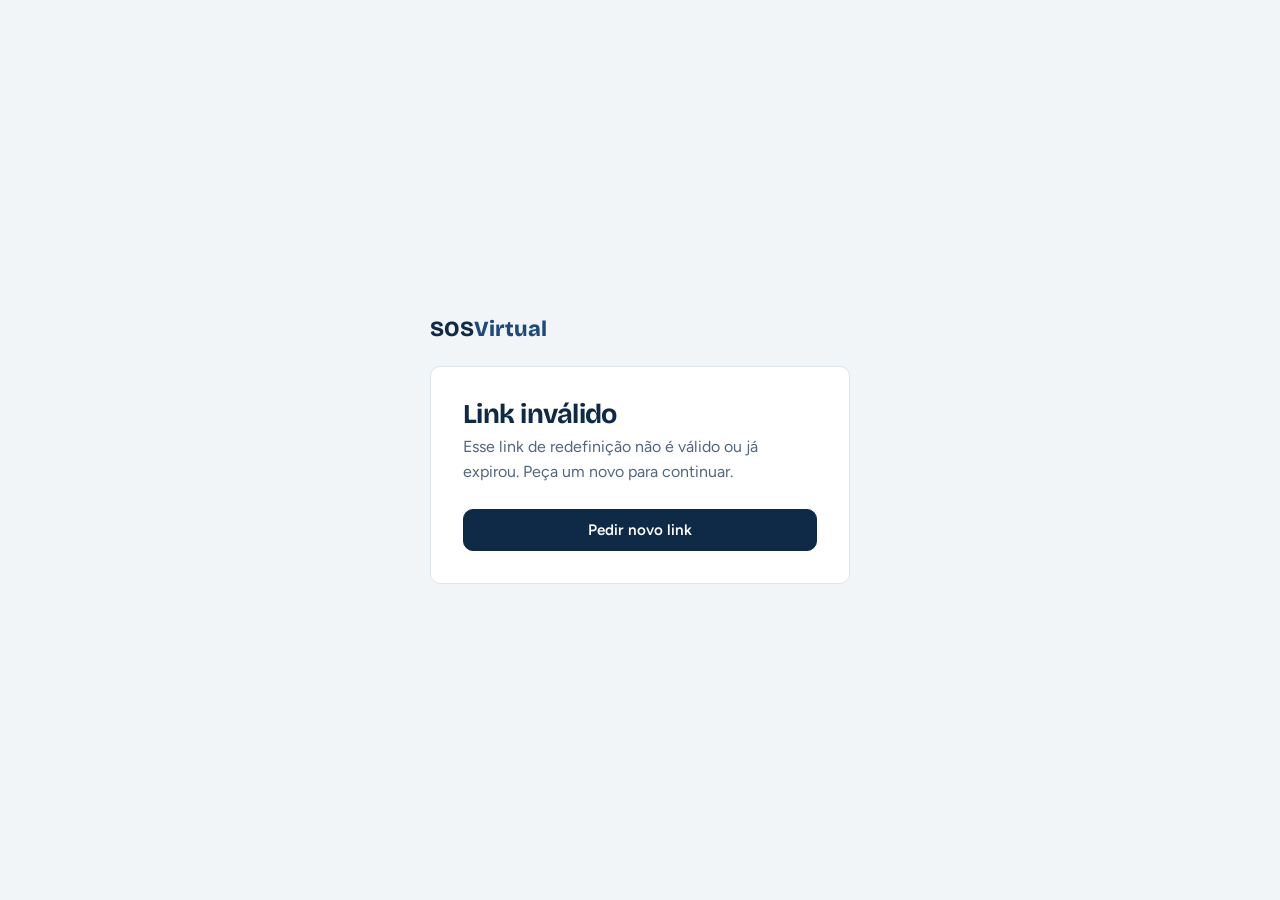
<file: sos_virtual_frontend/redefinir.html>
<!DOCTYPE html>
<html lang="pt-br">
<head>
<meta charset="UTF-8">
<meta name="viewport" content="width=device-width, initial-scale=1">
<link rel="icon" href="data:image/svg+xml,%3Csvg xmlns='http://www.w3.org/2000/svg' viewBox='0 0 32 32'%3E%3Crect width='32' height='32' rx='8' fill='%230E2A47'/%3E%3Ctext x='16' y='22' font-size='18' font-family='sans-serif' font-weight='700' text-anchor='middle' fill='%23fff'%3ES%3C/text%3E%3C/svg%3E">
<link rel="preconnect" href="https://fonts.googleapis.com">
<link rel="preconnect" href="https://fonts.gstatic.com" crossorigin>
<link href="https://fonts.googleapis.com/css2?family=Bricolage+Grotesque:wght@600;800&family=Figtree:wght@400;500;600&display=swap" rel="stylesheet">
<link rel="stylesheet" href="css/estilo.css">
<meta name="description" content="Crie uma nova senha para a sua conta do SOS Virtual.">
<meta name="referrer" content="no-referrer">
<title>Nova senha — SOS Virtual</title>
<style>
body{display:grid;place-items:center;min-height:100vh;padding:1.5rem}
.caixa{width:100%;max-width:420px}
.caixa .logo{display:block;color:var(--brand);margin:0 0 1.5rem}.caixa .logo i{color:var(--brand2)}
.caixa form,.caixa .cartao{background:var(--surface);border:1px solid var(--line);border-radius:var(--r);padding:2rem}
.caixa h1{font-size:1.7rem;margin-bottom:.3rem}
.caixa p.sub{color:var(--ink2);margin-bottom:1.5rem}
.caixa .btn{width:100%}
.caixa .troca{text-align:center;margin-top:1.1rem;color:var(--ink2);font-size:.92rem}
.esqueci{display:inline-block;margin-top:.45rem;font-size:.88rem}
</style>
</head>
<body>
<div class="caixa">
  <a class="logo" href="index.html">SOS<i>Virtual</i></a>
  <form id="form">
    <h1>Criar nova senha</h1>
    <p class="sub">Escolha uma senha com pelo menos 8 caracteres.</p>
    <div id="msg" class="aviso erro" hidden role="alert"></div>
    <div class="campo"><label for="senha">Nova senha</label><input type="password" id="senha" autocomplete="new-password" required><div class="forca"><i id="forca"></i></div></div>
    <div class="campo"><label for="senha2">Confirmar nova senha</label><input type="password" id="senha2" autocomplete="new-password" required></div>
    <button class="btn" type="submit">Salvar nova senha</button>
    <p class="troca"><a href="login.html">Voltar para o login</a></p>
  </form>
  <div id="invalido" class="cartao" hidden>
    <h1>Link inválido</h1>
    <p class="sub">Esse link de redefinição não é válido ou já expirou. Peça um novo para continuar.</p>
    <a class="btn" href="recuperar.html" style="text-align:center">Pedir novo link</a>
  </div>
</div>

<script src="js/app.js"></script>
<script src="js/senha-visivel.js"></script>
<script>
// o token vem no "#" do link do e-mail (não é enviado ao servidor); depois de lido some da barra de endereço
const token = new URLSearchParams(location.hash.slice(1)).get('token') || '';
history.replaceState(null, '', location.pathname);
if (!token) { document.getElementById('form').hidden = true; document.getElementById('invalido').hidden = false; }

const btn = document.querySelector('#form button[type=submit]');
senha.addEventListener('input', () => {
  const s = senha.value; let p = 0;
  if (s.length >= 8) p++; if (s.length >= 12) p++;
  if (/[A-Z]/.test(s) && /[a-z]/.test(s)) p++;
  if (/\d/.test(s) && /[^A-Za-z0-9]/.test(s)) p++;
  forca.style.width = p * 25 + '%';
  forca.style.background = p < 2 ? 'var(--neg)' : p < 3 ? 'var(--gold)' : 'var(--pos)';
});
document.getElementById('form').addEventListener('submit', async e => {
  e.preventDefault();
  aviso('msg');
  if (senha.value.length < 8) return aviso('msg', 'A senha precisa ter pelo menos 8 caracteres.', 'erro');
  if (senha.value !== senha2.value) return aviso('msg', 'As senhas não são iguais.', 'erro');
  btn.disabled = true; btn.textContent = 'Salvando...';
  try {
    await api('/auth/redefinir-senha', { method: 'POST', body: JSON.stringify({ token, nova_senha: senha.value }) });
    // encerra qualquer sessão antiga deste navegador e leva ao login
    localStorage.removeItem('sosv_token'); localStorage.removeItem('sosv_usuario');
    location.href = 'login.html?senha=alterada';
  } catch (err) {
    if (/link inválido/i.test(err.message)) { document.getElementById('form').hidden = true; document.getElementById('invalido').hidden = false; return; }
    aviso('msg', msgErro(err), 'erro');
    btn.disabled = false; btn.textContent = 'Salvar nova senha';
  }
});
</script>
</body>
</html>
</file>
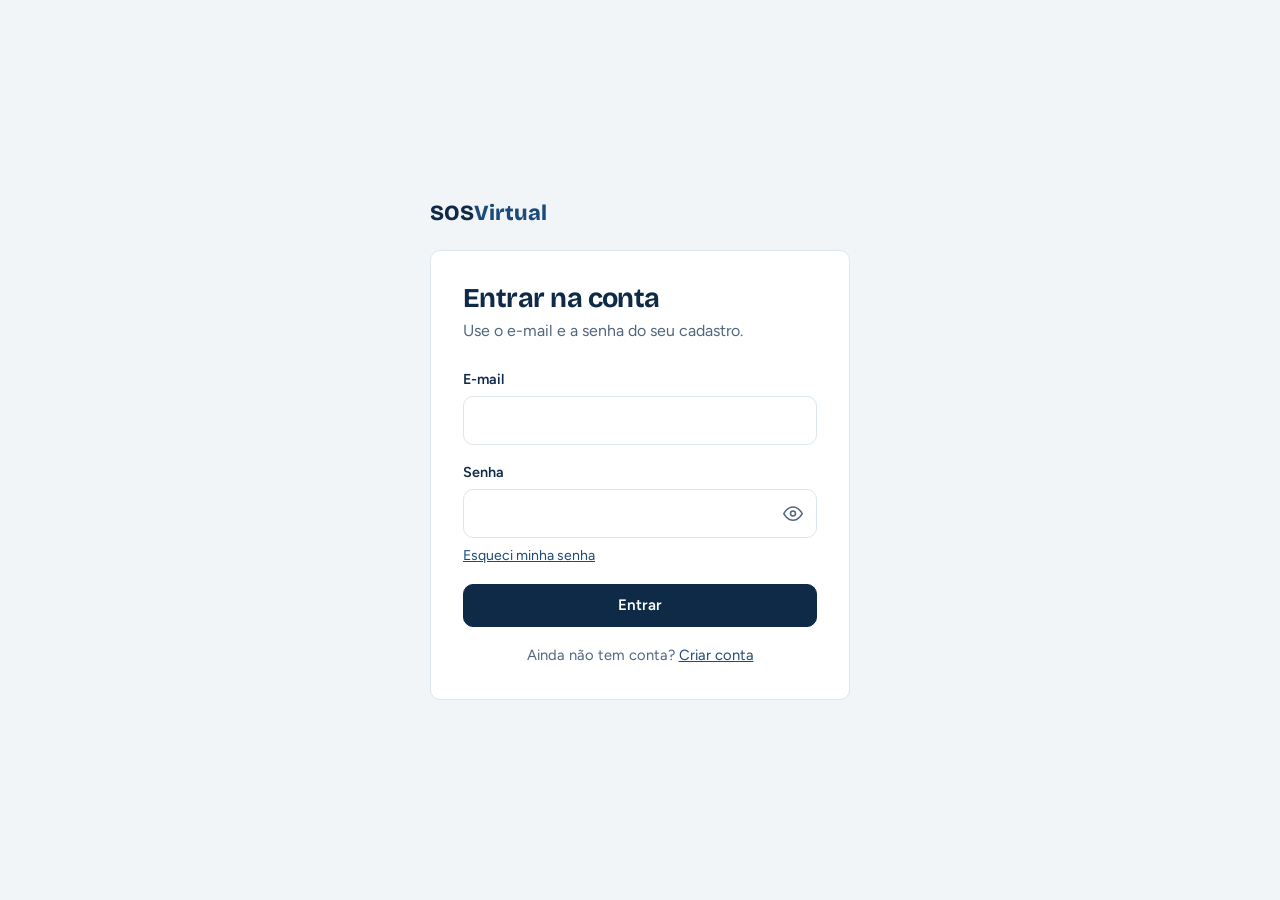
<file: sos_virtual_frontend/transacoes.html>
<!DOCTYPE html>
<html lang="pt-br"><head><meta charset="UTF-8">
<meta name="viewport" content="width=device-width, initial-scale=1">
<meta name="description" content="SOS Virtual: suas finanças pessoais em um só lugar.">
<link rel="icon" href="data:image/svg+xml,%3Csvg xmlns='http://www.w3.org/2000/svg' viewBox='0 0 32 32'%3E%3Crect width='32' height='32' rx='8' fill='%230E2A47'/%3E%3Ctext x='16' y='22' font-size='18' font-family='sans-serif' font-weight='700' text-anchor='middle' fill='%23fff'%3ES%3C/text%3E%3C/svg%3E">
<link rel="preconnect" href="https://fonts.googleapis.com">
<link rel="preconnect" href="https://fonts.gstatic.com" crossorigin>
<link href="https://fonts.googleapis.com/css2?family=Bricolage+Grotesque:wght@600;800&family=Figtree:wght@400;500;600&display=swap" rel="stylesheet">
<link rel="stylesheet" href="css/estilo.css">
<title>Transações — SOS Virtual</title>
<style>
.opcoes{grid-column:1/-1;display:grid;gap:.5rem;margin-bottom:1rem}
.opcoes label{display:flex;gap:.6rem;align-items:flex-start;font-size:.9rem;color:var(--ink2);font-weight:400}
.opcoes input{margin-top:.25rem;accent-color:var(--brand)}
.campo input[type=file]{padding:.5rem}
#resimp ul{margin:.4rem 0 .4rem 1.2rem}
.cat-sel{max-width:11.5rem;padding:.3rem .5rem;border:1.5px solid var(--line);border-radius:var(--r);background:#fff;color:var(--ink);font:inherit;font-size:.88rem}
#sugestao{min-height:1.3rem;font-size:.88rem}
.selo{display:inline-block;margin-left:.4rem;padding:.05rem .5rem;border-radius:99px;background:var(--bg);border:1px solid var(--line);color:var(--ink2);font-size:.75rem;font-weight:600;white-space:nowrap}
.tabela-rolavel{overflow-x:auto}
.modelo-planilha{display:flex;gap:1rem;align-items:center;justify-content:space-between;flex-wrap:wrap;padding:1rem 1.1rem;border:1.5px dashed var(--line);border-radius:var(--r);margin-bottom:.8rem}
.como-preencher{margin-bottom:1.1rem}.como-preencher summary{cursor:pointer;font-weight:600}
.como-preencher table{margin:.7rem 0 .5rem}.como-preencher td:first-child{font-weight:600;white-space:nowrap}
.data-sel{padding:.3rem .45rem;border:1.5px solid var(--line);border-radius:var(--r);font:inherit;font-size:.88rem;background:#fff;color:var(--ink)}
.barra-lote{display:flex;gap:.6rem;align-items:center;flex-wrap:wrap;padding:.7rem .9rem;margin-bottom:.8rem;background:var(--bg);border:1.5px solid var(--brand2);border-radius:var(--r)}
.barra-lote select,.barra-lote input[type=text]{padding:.4rem .6rem;border:1.5px solid var(--line);border-radius:var(--r);font:inherit;background:#fff;color:var(--ink)}
.dica-lote{margin-bottom:.8rem;display:flex;gap:.6rem;align-items:center;flex-wrap:wrap}
td input[type=checkbox],th input[type=checkbox]{width:1.1rem;height:1.1rem;accent-color:var(--brand)}
</style></head>
<body data-pagina="transacoes">
<div class="app"><aside id="menu"></aside>
<main class="conteudo">
  <header><h1>Transações</h1><p>Registre receitas e despesas e consulte o histórico por mês.</p></header>
  <div id="msg" class="aviso erro" hidden role="alert"></div>
  <section class="grid">
    <div class="painel"><div class="rot">Saldo no início do mês</div><div class="num" id="sini">—</div><div class="rot" id="sinisub"></div></div>
    <div class="painel"><div class="rot">Receitas</div><div class="num pos" id="rec">—</div></div>
    <div class="painel"><div class="rot">Despesas</div><div class="num neg" id="des">—</div></div>
    <div class="painel"><div class="rot" id="salrot">Saldo no fim do mês</div><div class="num" id="sal">—</div><div class="rot" id="salsub"></div></div>
  </section>
  <section class="painel"><h2>Nova transação</h2>
    <form id="form" class="form-grid">
      <div class="campo larga"><label for="descricao">Descrição</label><input id="descricao" placeholder="Ex.: mercado, salário, Netflix" required></div>
      <div class="campo larga" style="margin:-.4rem 0 .8rem"><div class="rot" id="sugestao" aria-live="polite"></div></div>
      <div class="campo"><label for="valor" id="rotvalor">Valor (R$)</label><input type="number" id="valor" step="0.01" min="0.01" required></div>
      <div class="campo"><label for="tipo">Tipo</label><select id="tipo"><option value="despesa">Despesa</option><option value="receita">Receita</option></select></div>
      <div class="campo" id="boxforma"><label for="forma">Forma de pagamento</label><select id="forma"><option value="vista">À vista</option><option value="parcelado">Parcelado</option></select></div>
      <div class="campo"><label for="categoria">Categoria</label><select id="categoria"></select></div>
      <div class="campo" id="boxconta"><label for="pcontasel">Cartão ou conta</label><select id="pcontasel"></select><input id="pconta" maxlength="100" placeholder="Nome da nova conta ou cartão" autocomplete="off" hidden style="margin-top:.5rem"><div class="rot" style="margin-top:.3rem">Opcional. Sem conta, o Otimizador sugere onde pagar.</div></div>
      <div class="campo"><label for="tdata" id="rotdata">Data da compra</label><input type="date" id="tdata" required></div>
      <div id="boxparc" style="grid-column:1/-1" hidden>
        <div class="form-grid">
          <div class="campo"><label for="pparc">Número de parcelas</label><input type="number" id="pparc" min="2" max="36" step="1" placeholder="Ex.: 10"></div>
          <div class="campo"><label for="pjuros">Juros ao mês (%)</label><input type="number" id="pjuros" min="0" max="30" step="0.01" placeholder="0 = sem juros"></div>
        </div>
        <div class="rot" id="previaparc" aria-live="polite" style="margin:-.3rem 0 1rem"></div>
        <p class="rot" style="margin:0 0 1rem">A 1ª parcela entra nas transações do mês. As seguintes aparecem como parcelas futuras no painel, uma por mês.</p>
      </div>
      <div class="campo"><button class="btn" type="submit" style="width:100%">Registrar</button></div>
    </form>
    <div id="resparc" class="aviso" hidden role="status" style="margin:1rem 0 0"></div>
  </section>
  <section class="painel"><h2>Importar extrato ou planilha</h2>
    <p class="rot" style="margin-bottom:1rem">Envie o extrato do banco, a fatura do cartão ou a sua própria planilha, em CSV, OFX ou Excel (.xlsx), até 2 MB. Compras parceladas, como "PARC 02/05", são reconhecidas e as parcelas futuras aparecem na projeção do painel. O arquivo é lido na hora e não fica guardado: só os lançamentos entram no sistema, todos associados à conta escolhida abaixo.</p>
    <div class="modelo-planilha">
      <div><b>Vai importar uma planilha sua?</b><div class="rot">Baixe o modelo, preencha no Excel ou no Google Planilhas e envie aqui. O modelo em Excel já traz listas para escolher o tipo, a categoria e a conta.</div></div>
      <div class="acoes-linha"><button type="button" class="btn peq" id="baixar-xlsx">Baixar modelo (Excel)</button><button type="button" class="btn sec peq" id="baixar-csv">Baixar modelo (CSV)</button></div>
    </div>
    <details class="como-preencher"><summary>Como preencher a planilha</summary>
      <table><thead><tr><th>Coluna</th><th>Obrigatória</th><th>O que colocar</th></tr></thead><tbody>
        <tr><td>Data</td><td>Sim</td><td>Dia da compra: 15/10/2026 (ou 2026-10-15).</td></tr>
        <tr><td>Descrição</td><td>Sim</td><td>O que foi comprado ou onde. Compra parcelada: escreva a parcela na descrição, como "Notebook PARC 02/10".</td></tr>
        <tr><td>Valor</td><td>Sim</td><td>250,00. Com a coluna Tipo preenchida, use sempre valor positivo; sem ela, despesas levam o sinal de menos (-250,00).</td></tr>
        <tr><td>Tipo</td><td>Não</td><td>Despesa ou Receita. Em branco, vale o sinal do valor.</td></tr>
        <tr><td>Categoria</td><td>Não</td><td>Uma das categorias do sistema. Em branco, ela é descoberta pela descrição.</td></tr>
        <tr><td>Conta</td><td>Não</td><td>Cartão ou conta em que foi pago (um nome novo cria a conta). Em branco, usa a conta escolhida abaixo. Receitas não têm conta.</td></tr>
      </tbody></table>
      <div class="rot">Linhas que começam com "EXEMPLO -" são ignoradas. Enviar o mesmo arquivo de novo não duplica nada. Máximo de 1.000 linhas.</div>
    </details>
    <form id="formimp" class="form-grid">
      <div class="campo larga"><label for="arquivo">Arquivo (extrato, fatura ou planilha: CSV, OFX ou XLSX)</label><input type="file" id="arquivo" accept=".csv,.ofx,.qfx,.xlsx" required></div>
      <div class="campo larga"><label for="contasel">Conta ou cartão (para as linhas sem a coluna Conta)</label><select id="contasel"></select><input id="conta" maxlength="100" placeholder="Nome da nova conta ou cartão" autocomplete="off" hidden style="margin-top:.5rem"></div>
      <div class="opcoes">
        <label><input type="checkbox" id="cartao"><span>É fatura de cartão (as compras aparecem como valores positivos; não vale para linhas com a coluna Tipo)</span></label>
        <label><input type="checkbox" id="vtotal"><span>Nas compras parceladas, o valor do arquivo é o total da compra (por padrão, é o valor de uma parcela)</span></label>
        <label><input type="checkbox" id="detparc" checked><span>Detectar compras parceladas e projetar as parcelas futuras</span></label>
      </div>
      <div class="campo"><button class="btn" id="btnimp" type="submit" style="width:100%">Importar extrato</button></div>
    </form>
    <div id="resimp" class="aviso" hidden role="status" style="margin:1rem 0 0"></div>
  </section>
  <section class="painel" id="parcelas"><h2>Compras parceladas em andamento</h2>
    <p class="rot" style="margin-bottom:1rem">Compras que ainda têm parcelas a vencer: as que você registrou aqui (parcelado) e as reconhecidas nos extratos importados (ex.: "PARC 02/05"). São elas que formam a projeção de parcelas do painel.</p>
    <div class="tabela-rolavel"><table><thead><tr><th>Compra</th><th>Cartão ou conta</th><th>Parcelas</th><th>Valor da parcela</th><th>Falta pagar</th><th>Próxima</th><th></th></tr></thead><tbody id="listaparc"></tbody></table></div>
  </section>
  <section class="painel"><div class="filtro"><h2>Histórico</h2><div id="seletor-mes-hist"></div></div>
    <div class="dica-lote" id="dicalote" hidden><span class="rot" id="dicaloteTxt"></span><button type="button" class="btn sec peq" id="selsemconta">Selecionar todas</button></div>
    <div class="barra-lote" id="barralote" hidden role="region" aria-label="Atribuir conta às compras selecionadas">
      <b id="loteqtd"></b>
      <label class="rot" for="lotesel">Conta:</label><select id="lotesel"></select>
      <input type="text" id="lotenova" maxlength="100" placeholder="Nome da nova conta ou cartão" autocomplete="off" hidden>
      <button type="button" class="btn peq" id="loteAplicar">Aplicar às selecionadas</button>
      <button type="button" class="btn sec peq" id="loteLimpar">Limpar seleção</button>
    </div>
    <table><thead><tr><th><input type="checkbox" id="seltodas" aria-label="Selecionar todas as despesas do mês"></th><th>Data</th><th>Descrição</th><th>Categoria</th><th>Conta</th><th>Valor</th><th></th></tr></thead><tbody id="tb"></tbody></table>
  </section>
</main></div>
<script src="js/app.js"></script>
<script>
// "Salário" só existe para receitas; as demais categorias valem para os dois tipos
const CATS_DESP=['Alimentação','Restaurante','Transporte','Saúde','Educação','Lazer','Moradia','Vestuário','Investimentos','Outros'];
const CATS_REC=['Alimentação','Restaurante','Transporte','Saúde','Educação','Lazer','Moradia','Vestuário','Investimentos','Salário','Outros'];
const catsDo=valor=>valor>0?CATS_REC:CATS_DESP;
// formulário: troca a lista ao mudar o tipo e mantém a escolha se ela ainda for válida
function montarCategorias(){const atual=categoria.value,lista=catsDo(tipo.value==='receita'?1:-1);
  categoria.innerHTML='<option value="">Automática</option>'+lista.map(c=>'<option'+(c===atual?' selected':'')+'>'+c+'</option>').join('');}
// histórico: se a categoria gravada não estiver na lista (dado antigo), ela é mantida em vez de ser trocada sem aviso
const optsLinha=(lista,atual)=>(lista.includes(atual)?lista:[atual].concat(lista)).map(c=>'<option'+(c===atual?' selected':'')+'>'+esc(c)+'</option>').join('');
// prévia: mostra a categoria que a detecção automática vai escolher, antes de salvar
let tSug=null,seqSug=0;
function sugerir(){
  clearTimeout(tSug);seqSug++;
  const d=descricao.value.trim();
  if(categoria.value||!d){sugestao.textContent='';return;}
  tSug=setTimeout(async()=>{const minha=++seqSug;
    try{const r=await api('/transacoes/sugerir-categoria',{method:'POST',body:JSON.stringify({descricao:d,valor:tipo.value==='receita'?1:-1})});
      if(minha!==seqSug||categoria.value)return;   // resposta antiga, ou o usuário escolheu a categoria no meio do caminho
      sugestao.innerHTML=r.motivo?'Será classificada como <b>'+esc(r.categoria)+'</b> (pela palavra “'+esc(r.motivo)+'”).'
        :'Categoria não reconhecida: ficará em <b>Outros</b>. Escolha uma categoria se preferir.';
    }catch(e){if(minha===seqSug)sugestao.textContent='';}},400);}
descricao.addEventListener('input',sugerir);categoria.addEventListener('change',sugerir);
tipo.addEventListener('change',()=>{montarCategorias();sugerir();});
montarCategorias();
// conta onde a compra foi paga (editável no histórico): "Sem conta" deixa o Otimizador decidir
const optsConta=atual=>{const lista=nomesContas.includes(atual)||!atual?nomesContas:[atual].concat(nomesContas);
  return '<option value=""'+(atual?'':' selected')+'>Sem conta</option>'+lista.map(n=>'<option'+(n===atual?' selected':'')+'>'+esc(n)+'</option>').join('');};
const selConta=t=>t.valor<0?'<select class="cat-sel" data-conta-id="'+t.id+'" aria-label="Conta de '+esc(t.descricao)+'">'+optsConta(t.conta)+'</select>':'<span class="rot">—</span>';
// seleção para atribuir conta em lote (só despesas têm conta)
const sel=new Set();let listaAtual=[];
const pad2=n=>String(n).padStart(2,'0'),isoDe=d=>d.getFullYear()+'-'+pad2(d.getMonth()+1)+'-'+pad2(d.getDate());
const limitesData=()=>{const h=new Date();return {min:isoDe(new Date(h.getFullYear()-5,h.getMonth(),h.getDate())),max:isoDe(new Date(h.getFullYear(),h.getMonth()+12,h.getDate()))};};   // os mesmos limites do servidor
const caixaSel=t=>t.valor<0?'<input type="checkbox" data-sel-id="'+t.id+'" aria-label="Selecionar '+esc(t.descricao)+'"'+(sel.has(t.id)?' checked':'')+'>':'';
const campoData=(t,lim)=>'<input type="date" class="data-sel" data-data-id="'+t.id+'" value="'+t.data.slice(0,10)+'" min="'+lim.min+'" max="'+lim.max+'" aria-label="Data de '+esc(t.descricao)+'">';
function atualizarBarra(){
  const caixas=[...tb.querySelectorAll('[data-sel-id]')],marcadas=caixas.filter(c=>c.checked).length;
  barralote.hidden=!sel.size;loteqtd.textContent=sel.size+(sel.size===1?' compra selecionada':' compras selecionadas');
  seltodas.disabled=!caixas.length;seltodas.checked=caixas.length>0&&marcadas===caixas.length;seltodas.indeterminate=marcadas>0&&marcadas<caixas.length;
  const sem=listaAtual.filter(t=>t.valor<0&&!t.conta).length;
  dicalote.hidden=!sem||sel.size>0;
  if(sem)dicaloteTxt.textContent=sem+(sem===1?' despesa deste mês está sem conta.':' despesas deste mês estão sem conta.');
}
function montarContaLote(){
  const atual=lotesel.value;
  lotesel.innerHTML='<option value="__escolha__">Escolha a conta…</option><option value="">Sem conta (tirar a conta)</option>'+nomesContas.map(n=>'<option>'+esc(n)+'</option>').join('')+'<option value="'+NOVA+'">+ Nova conta ou cartão…</option>';
  // o valor vazio ("Sem conta") nunca é preservado sozinho: a barra volta a "Escolha a conta…", para um clique distraído não tirar a conta de várias compras
  lotesel.value=atual&&[...lotesel.options].some(o=>o.value===atual)?atual:'__escolha__';
  lotenova.hidden=lotesel.value!==NOVA;
}
let seqCarregar=0;
async function carregar(){const minha=++seqCarregar;try{
  aviso('msg');
  const [l,s]=await Promise.all([api('/transacoes?mes='+mesf.value),api('/saldo?mes='+mesf.value)]);
  if(minha!==seqCarregar)return;                      // o usuário já trocou de mês: ignora a resposta antiga
  // totais e saldos vêm do servidor (a lista abaixo é limitada a 1.000 linhas); o saldo continua de um mês para o outro
  rec.textContent=brl(s.receita);des.textContent=brl(s.despesa);
  if(s.saldo_anterior===null){
    sini.textContent='—';sini.className='num';sinisub.textContent='antes do saldo inicial informado';
    salrot.textContent='Saldo do mês';sal.textContent=brl(s.saldo_do_mes);sal.className='num '+(s.saldo_do_mes<0?'neg':'pos');salsub.textContent='sem saldo anterior';
  }else{
    sini.textContent=brl(s.saldo_anterior);sini.className='num '+(s.saldo_anterior<0?'neg':'');sinisub.textContent='vindo de '+nomeDoMes(deslocarMes(s.mes,-1));
    salrot.textContent='Saldo no fim do mês';sal.textContent=brl(s.saldo_final);sal.className='num '+(s.saldo_final<0?'neg':'pos');salsub.textContent='No mês: '+(s.saldo_do_mes<0?'−':'+')+brl(Math.abs(s.saldo_do_mes));
  }
  listaAtual=l;const lim=limitesData(),visiveis=new Set(l.filter(t=>t.valor<0).map(t=>t.id));
  [...sel].forEach(id=>{if(!visiveis.has(id))sel.delete(id);});                      // trocou de mês: a seleção de outro mês some
  tb.innerHTML=l.length?l.map(t=>'<tr><td>'+caixaSel(t)+'</td><td>'+campoData(t,lim)+'</td><td>'+esc(t.descricao)+'</td><td><select class="cat-sel" data-cat-id="'+t.id+'" aria-label="Categoria de '+esc(t.descricao)+'">'+optsLinha(catsDo(t.valor),t.categoria)+'</select></td><td>'+selConta(t)+'</td><td class="'+(t.valor>0?'pos':'neg')+'">'+(t.valor>0?'+':'−')+brl(Math.abs(t.valor))+'</td><td><button class="btn perigo peq" data-del="'+t.id+'">Excluir</button></td></tr>').join(''):'<tr><td colspan="7" class="vazio">Nenhuma transação neste mês.</td></tr>';
  atualizarBarra();
}catch(e){aviso('msg',msgErro(e),'erro');}}
// ---------- compra parcelada: forma de pagamento, prévia e envio ----------
const hojeISO=()=>{const d=new Date();return d.getFullYear()+'-'+String(d.getMonth()+1).padStart(2,'0')+'-'+String(d.getDate()).padStart(2,'0');};
function atualizarForma(){
  const rec=tipo.value==='receita';
  boxforma.hidden=rec;if(rec)forma.value='vista';
  const parc=!rec&&forma.value==='parcelado';
  boxparc.hidden=!parc;pparc.required=parc;
  boxconta.hidden=rec;rotdata.textContent=parc?'Data da 1ª parcela':'Data da compra';
  rotvalor.textContent=parc?'Valor da compra à vista (R$)':'Valor (R$)';
  previa();
}
let tPrev=null,seqPrev=0;
function previa(){
  clearTimeout(tPrev);seqPrev++;
  previaparc.textContent='';
  if(boxparc.hidden)return;
  const v=parseFloat(valor.value),n=parseInt(pparc.value,10),j=parseFloat(pjuros.value)||0;
  if(!(v>0)||!(n>=2))return;
  tPrev=setTimeout(async()=>{const minha=++seqPrev;
    try{const r=await api('/parcelamentos/simular',{method:'POST',body:JSON.stringify({valor_vista:v,parcelas:n,juros_mensal:j})});
      if(minha!==seqPrev)return;
      previaparc.innerHTML='<b>'+n+'x de '+brl(r.valor_parcela)+'</b>'+(r.ultima_parcela!==r.valor_parcela?' (a última de '+brl(r.ultima_parcela)+')':'')+
        ' · total '+brl(r.valor_total)+(r.juros_total>0?' · juros de <b class="neg">'+brl(r.juros_total)+'</b>':' · sem juros');
    }catch(e){if(minha===seqPrev)previaparc.textContent=e instanceof TypeError?'':e.message;}},350);
}
function restaurarForm(){montarCategorias();sugerir();tdata.value=hojeISO();atualizarForma();montarSelecaoConta(pcontasel,pconta,true);}
[valor,pparc,pjuros].forEach(el=>el.addEventListener('input',previa));
forma.addEventListener('change',atualizarForma);
tipo.addEventListener('change',atualizarForma);

function resumoParc(r){
  resparc.innerHTML='<b>Compra registrada:</b> '+esc(r.descricao)+' em '+r.numero_parcelas+'x de '+brl(r.valor_parcela)+' no '+esc(r.conta)+' ('+(r.juros_total>0?'total de '+brl(r.valor_total)+', com '+brl(r.juros_total)+' de juros':'sem juros')+'). '+
    (r.lancadas?r.lancadas+' parcela(s) já entrou(ram) nas transações; ':'')+(r.projetadas?r.projetadas+' parcela(s) futura(s) aparece(m) no painel, de '+new Date(r.primeira_data+'T12:00').toLocaleDateString('pt-BR')+' até '+new Date(r.ultima_data+'T12:00').toLocaleDateString('pt-BR')+'.':'.');
  resparc.hidden=false;
}
form.addEventListener('submit',async e=>{e.preventDefault();
  const v=parseFloat(valor.value);resparc.hidden=true;
  try{
    if(tipo.value==='despesa'&&forma.value==='parcelado'){
      const nomeConta=nomeEscolhido(pcontasel,pconta);
      if(pcontasel.value==='')return aviso('msg','Escolha em qual cartão ou conta foi a compra parcelada.','erro');
      if(!nomeConta)return aviso('msg','Digite o nome da nova conta ou cartão.','erro');
      const r=await api('/parcelamentos',{method:'POST',body:JSON.stringify({descricao:descricao.value.trim(),valor_vista:v,parcelas:parseInt(pparc.value,10),juros_mensal:parseFloat(pjuros.value)||0,conta:nomeConta,categoria:categoria.value||undefined,data_inicio:tdata.value||undefined})});
      resumoParc(r);form.reset();restaurarForm();carregar();carregarParcelas();atualizarContas();avisarContasMudaram();mostrarAlertas(r.alertas);
    }else{
      const despesa=tipo.value==='despesa',nomeConta=despesa?nomeEscolhido(pcontasel,pconta):'';
      if(despesa&&pcontasel.value===NOVA&&!nomeConta)return aviso('msg','Digite o nome da nova conta ou cartão.','erro');
      const r=await api('/transacoes',{method:'POST',body:JSON.stringify({descricao:descricao.value.trim(),valor:despesa?-v:v,categoria:categoria.value||undefined,conta:nomeConta||undefined,data:tdata.value||undefined})});
      form.reset();restaurarForm();carregar();if(nomeConta){atualizarContas();avisarContasMudaram();}mostrarAlertas(r.alertas);
    }
  }catch(err){aviso('msg',msgErro(err),'erro');}});
tb.addEventListener('change',async e=>{const c=e.target,d=c.dataset;
  if(d.selId){const id=Number(d.selId);c.checked?sel.add(id):sel.delete(id);atualizarBarra();return;}
  if(d.dataId){                                                                          // editar a data da compra
    if(!c.value){await carregar();return;}
    try{const r=await api('/transacoes/'+d.dataId,{method:'PUT',body:JSON.stringify({data:c.value})});
      const mesNovo=c.value.slice(0,7);await carregar();
      if(mesNovo!==mesf.value)aviso('msg','Compra movida para '+nomeDoMes(mesNovo)+'. Use o seletor de mês para vê-la.');
      mostrarAlertas(r.alertas);}
    catch(err){await carregar();aviso('msg',msgErro(err),'erro');}
    return;}
  const id=d.catId||d.contaId;if(!id)return;
  const corpo=d.catId?{categoria:c.value}:{conta:c.value};                               // "" = sem conta
  try{const r=await api('/transacoes/'+id,{method:'PUT',body:JSON.stringify(corpo)});carregar();mostrarAlertas(r.alertas);}
  catch(err){await carregar();aviso('msg',msgErro(err),'erro');}});                      // em caso de erro volta ao valor salvo e mostra o motivo

// ---------- atribuir conta em lote ----------
const marcarCaixas=()=>{tb.querySelectorAll('[data-sel-id]').forEach(c=>{c.checked=sel.has(Number(c.dataset.selId));});atualizarBarra();};
seltodas.addEventListener('change',()=>{tb.querySelectorAll('[data-sel-id]').forEach(c=>{seltodas.checked?sel.add(Number(c.dataset.selId)):sel.delete(Number(c.dataset.selId));});marcarCaixas();});
selsemconta.addEventListener('click',()=>{listaAtual.filter(t=>t.valor<0&&!t.conta).forEach(t=>sel.add(t.id));marcarCaixas();});
loteLimpar.addEventListener('click',()=>{sel.clear();marcarCaixas();});
lotesel.addEventListener('change',()=>{lotenova.hidden=lotesel.value!==NOVA;if(!lotenova.hidden)lotenova.focus();});
loteAplicar.addEventListener('click',async()=>{
  if(!sel.size)return;
  if(lotesel.value==='__escolha__')return aviso('msg','Escolha a conta que será atribuída às compras selecionadas.','erro');
  let nome=lotesel.value;
  if(nome===NOVA){nome=lotenova.value.trim();if(!nome)return aviso('msg','Digite o nome da nova conta ou cartão.','erro');}
  if(nome===''&&!confirm('Tirar a conta de '+sel.size+(sel.size===1?' compra?':' compras?')))return;
  loteAplicar.disabled=true;
  const ids=[...sel],tot={atualizadas:0,receitas_ignoradas:0,nao_encontradas:0,recusadas:[],conta:null};
  try{
    for(let i=0;i<ids.length;i+=200){                                                    // o servidor aceita até 200 por pedido
      const r=await api('/transacoes/lote',{method:'PUT',body:JSON.stringify({ids:ids.slice(i,i+200),conta:nome})});
      tot.atualizadas+=r.atualizadas;tot.receitas_ignoradas+=r.receitas_ignoradas;tot.nao_encontradas+=r.nao_encontradas;tot.recusadas.push(...r.recusadas);tot.conta=r.conta;
    }
    sel.clear();tot.recusadas.forEach(x=>sel.add(x.id));                                // as recusadas continuam marcadas, para tentar outra conta
    let msg=tot.atualizadas+(tot.atualizadas===1?' compra ':' compras ')+(tot.conta?'atribuída(s) a '+tot.conta:'sem conta agora')+'.';
    if(tot.recusadas.length){const nomes=tot.recusadas.slice(0,5).map(x=>x.descricao+' ('+x.categoria+')').join(', ')+(tot.recusadas.length>5?' e mais '+(tot.recusadas.length-5):'');
      msg+=' '+tot.recusadas.length+' não pôde(ram) ir para '+tot.conta+', que só paga certas categorias: '+nomes+'.';}
    await carregar();aviso('msg',msg);
    if(nome&&!nomesContas.includes(nome)){atualizarContas();avisarContasMudaram();}
    lotenova.value='';
  }catch(err){await carregar();aviso('msg',msgErro(err),'erro');}
  loteAplicar.disabled=false;
});
tb.addEventListener('click',async e=>{const id=e.target.dataset.del;
  if(id&&confirm('Excluir esta transação?'))try{await api('/transacoes/'+id,{method:'DELETE'});carregar();}catch(err){aviso('msg',msgErro(err),'erro');}});
montarSeletorMes(document.getElementById('seletor-mes-hist'),()=>carregar(),{id:'mesf'});

// ---------- importação de extrato ----------
function resumoImp(r){
  let h='<b>'+r.importadas+' lançamento(s) importado(s)</b>'
    +(r.duplicadas?', '+r.duplicadas+' já existia(m) e foi(ram) ignorado(s)':'')
    +(r.linhas_com_erro?', '+r.linhas_com_erro+' linha(s) com problema':'')+'.';
  if(r.parceladas&&r.parceladas.length)h+='<p style="margin-top:.6rem">Compras parceladas reconhecidas (confira se estão corretas):</p><ul>'
    +r.parceladas.map(p=>'<li>'+esc(p.descricao)+' — parcela '+esc(p.parcela)+' de '+brl(p.valor_parcela)+' ('+p.projecoes_criadas+' parcela(s) futura(s) projetada(s))</li>').join('')+'</ul>';
  if(r.erros&&r.erros.length)h+='<p class="rot" style="margin-top:.6rem">Linhas ignoradas: '
    +r.erros.map(x=>'linha '+x.linha+' ('+esc(x.motivo)+')').join(', ')+(r.linhas_com_erro>r.erros.length?' e outras.':'.')+'</p>';
  const fr=Object.entries(r.fora_da_regra||{});
  if(fr.length)h+='<p style="margin-top:.6rem"><b>Atenção:</b> este extrato tem lançamentos em categorias que essa conta normalmente não aceita: '+fr.map(([c,n])=>esc(c)+' ('+n+')').join(', ')+'. Foram importados mesmo assim.</p>';
  if(r.categorias_ignoradas)h+='<p class="rot" style="margin-top:.6rem">'+r.categorias_ignoradas+' linha(s) tinham uma categoria que não existe no sistema: a categoria foi descoberta pela descrição.</p>';
  if(r.linhas_sem_conta)h+='<p style="margin-top:.6rem"><b>Atenção:</b> '+r.linhas_sem_conta+' linha(s) não foram importadas porque o limite de contas foi atingido.</p>';
  h+='<p class="rot" style="margin-top:.6rem">Os lançamentos aparecem no histórico do mês em que foram feitos: use o seletor de mês para ver os de outros meses.</p>';
  resimp.innerHTML=h;resimp.hidden=false;
}
formimp.addEventListener('submit',async e=>{e.preventDefault();
  aviso('msg');resimp.hidden=true;
  const f=arquivo.files[0];
  if(!f)return aviso('msg','Escolha um arquivo CSV ou OFX.','erro');
  if(!/\.(csv|ofx|qfx|xlsx)$/i.test(f.name))return aviso('msg','Formato não suportado. Envie um arquivo CSV, OFX ou XLSX (planilha do Excel).','erro');
  if(f.size>2*1024*1024)return aviso('msg','O arquivo passa de 2 MB.','erro');
  const nomeConta=nomeEscolhido(contasel,conta);
  if(!nomeConta)return aviso('msg','Digite o nome da nova conta ou cartão.','erro');
  const fd=new FormData();
  fd.append('arquivo',f);fd.append('conta',nomeConta);
  if(cartao.checked)fd.append('cartao','true');
  if(vtotal.checked)fd.append('valor_total','true');
  if(!detparc.checked)fd.append('parcelas','false');
  btnimp.disabled=true;btnimp.textContent='Importando…';
  try{const r=await api('/simulacoes/importar-extrato',{method:'POST',body:fd});resumoImp(r);formimp.reset();montarSelecaoConta(contasel,conta);carregar();carregarParcelas();atualizarContas();avisarContasMudaram();mostrarAlertas(r.alertas);}
  catch(err){aviso('msg',msgErro(err),'erro');}
  btnimp.disabled=false;btnimp.textContent='Importar extrato';
});

// ---------- compras parceladas em andamento ----------
const dataBR=iso=>new Date(iso+'T12:00').toLocaleDateString('pt-BR');
async function carregarParcelas(){try{
  const l=await api('/parcelamentos');
  listaparc.innerHTML=l.length?l.map(p=>'<tr><td><b>'+esc(p.descricao)+'</b><span class="selo">'+(p.origem==='manual'?'cadastrada por você':'do extrato')+'</span>'+
    '<div class="rot">'+esc(p.categoria)+(p.origem==='manual'?(p.juros_mensal>0?' · juros de '+p.juros_mensal.toLocaleString('pt-BR')+'% ao mês · total '+brl(p.valor_total):' · sem juros'):'')+'</div></td>'+
    '<td>'+esc(p.conta)+'</td><td>'+p.parcelas_pagas+' de '+p.total_parcelas+' pagas<div class="rot">faltam '+p.parcelas_restantes+'</div></td>'+
    '<td>'+brl(p.valor_parcela)+'</td><td><b>'+brl(p.falta_pagar)+'</b></td><td>'+dataBR(p.proxima_data)+'<div class="rot">até '+dataBR(p.ultima_data)+'</div></td>'+
    '<td><button class="btn perigo peq" data-delp="'+esc(p.id)+'" data-manual="'+(p.origem==='manual'?1:0)+'" data-pagas="'+p.parcelas_pagas+'" data-rest="'+p.parcelas_restantes+'" data-falta="'+p.falta_pagar+'">Excluir</button></td></tr>').join('')
    :'<tr><td colspan="7" class="vazio">Nenhuma compra parcelada em andamento. Registre uma acima (Forma de pagamento: Parcelado) ou importe um extrato.</td></tr>';
}catch(e){aviso('msg',msgErro(e),'erro');}}
listaparc.addEventListener('click',async e=>{const d=e.target.dataset;if(!d.delp)return;
  const manual=d.manual==='1',pagas=parseInt(d.pagas,10);
  if(!confirm('Excluir esta compra parcelada? As '+d.rest+' parcelas futuras ('+brl(parseFloat(d.falta))+') deixam de aparecer na projeção do painel.'+(manual?'':' As parcelas já lançadas nas transações não são apagadas.')))return;
  const junto=manual&&pagas>0&&confirm('Apagar também as '+pagas+' parcela(s) já lançada(s) nas transações? (OK = apagar, Cancelar = manter)');
  try{await api('/parcelamentos/'+encodeURIComponent(d.delp)+(junto?'?lancadas=1':''),{method:'DELETE'});carregarParcelas();carregar();}
  catch(err){aviso('msg',msgErro(err),'erro');}});
// ---------- cartões e contas: a lista se atualiza sozinha ----------
const NOVA='__nova__';
let nomesContas=[];
function montarSelecaoConta(sel,novo,comVazio){
  const atual=sel.value,lista=nomesContas.length||comVazio?nomesContas:['Conta Principal'];
  sel.innerHTML=(comVazio?'<option value="">Sem conta definida</option>':'')+lista.map(n=>'<option>'+esc(n)+'</option>').join('')+'<option value="'+NOVA+'">+ Nova conta ou cartão…</option>';
  const existe=[...sel.options].some(o=>o.value===atual);
  sel.value=existe&&(atual||comVazio)?atual:(comVazio?'':(lista.includes('Conta Principal')?'Conta Principal':lista[0]));
  novo.hidden=sel.value!==NOVA;
}
const nomeEscolhido=(sel,novo)=>sel.value===NOVA?novo.value.trim():sel.value;
async function atualizarContas(recarregar=true){
  const antes=JSON.stringify(nomesContas);
  try{nomesContas=(await api('/contas')).map(c=>c.nome);}catch(e){return;}
  montarSelecaoConta(pcontasel,pconta,true);montarSelecaoConta(contasel,conta);montarContaLote();
  if(recarregar&&JSON.stringify(nomesContas)!==antes)carregar();                  // o histórico oferece as contas para escolher
}
const avisarContasMudaram=()=>{try{localStorage.setItem('sosv_contas_mudou',String(Date.now()));}catch(e){}};   // as outras abas ouvem isto
[[pcontasel,pconta],[contasel,conta]].forEach(([sel,novo])=>sel.addEventListener('change',()=>{novo.hidden=sel.value!==NOVA;if(!novo.hidden)novo.focus();}));
let tContas=null;const agendarContas=()=>{clearTimeout(tContas);tContas=setTimeout(atualizarContas,250);};
window.addEventListener('focus',agendarContas);                                                       // voltou para esta aba/janela
document.addEventListener('visibilitychange',()=>{if(!document.hidden)agendarContas();});
window.addEventListener('storage',e=>{if(e.key==='sosv_contas_mudou')agendarContas();});            // outra aba (ex.: Otimizador) mudou as contas
// baixa o modelo de planilha (precisa do token, por isso não é um link simples)
async function baixarModelo(ext){
  try{
    const r=await fetch(API+'/modelos/planilha.'+ext,{headers:{'Authorization':'Bearer '+(localStorage.getItem('sosv_token')||'')}});
    if(r.status===401){sair();return;}
    if(!r.ok)throw new Error('Não consegui gerar o modelo (erro '+r.status+').');
    const url=URL.createObjectURL(await r.blob()),a=document.createElement('a');
    a.href=url;a.download='modelo-sos-virtual.'+ext;document.body.appendChild(a);a.click();a.remove();
    setTimeout(()=>URL.revokeObjectURL(url),1500);
  }catch(e){aviso('msg',msgErro(e),'erro');}
}
document.getElementById('baixar-xlsx').addEventListener('click',()=>baixarModelo('xlsx'));
document.getElementById('baixar-csv').addEventListener('click',()=>baixarModelo('csv'));
restaurarForm();carregarParcelas();
atualizarContas(false).then(()=>carregar());   // primeiro as contas, para o histórico já mostrar a coluna certa
</script></body></html>
</file>
<file: sos_virtual_frontend/css/estilo.css>
/* SOS Virtual — design system compartilhado. Cada página só precisa de <link rel="stylesheet" href="css/estilo.css"> */
:root{
  --bg:#F2F5F8; --surface:#fff; --ink:#0E2A47; --ink2:#52667E; --line:#DDE5ED;
  --brand:#0E2A47; --brand2:#1C4A7A; --pos:#12805C; --neg:#D2415A; --gold:#E8A317;
  --r:10px; --fh:'Bricolage Grotesque',system-ui,sans-serif; --fb:'Figtree',system-ui,sans-serif;
}
*,*::before,*::after{box-sizing:border-box;margin:0;padding:0}
body{background:var(--bg);color:var(--ink);font:400 16px/1.55 var(--fb)}
h1,h2,h3{font-family:var(--fh);letter-spacing:-.02em;line-height:1.15}
a{color:var(--brand2)}
:focus-visible{outline:3px solid var(--gold);outline-offset:2px}

/* botões e formulários */
.btn{display:inline-block;padding:.7rem 1.3rem;border-radius:var(--r);border:1.5px solid var(--brand);background:var(--brand);color:#fff;font:600 .95rem var(--fb);text-decoration:none;cursor:pointer}
.btn:hover{background:var(--brand2);border-color:var(--brand2)}
.btn.sec{background:transparent;color:var(--brand)}
.btn.sec:hover{background:var(--brand);color:#fff}
.campo{margin-bottom:1rem}
.campo label{display:block;font-weight:600;font-size:.9rem;margin-bottom:.35rem}
.campo input,.campo select{width:100%;padding:.7rem .9rem;border:1.5px solid var(--line);border-radius:var(--r);background:#fff;font:inherit;color:var(--ink)}
.campo input:focus,.campo select:focus{border-color:var(--brand2);outline:none;box-shadow:0 0 0 3px rgba(28,74,122,.15)}
.aviso{padding:.75rem 1rem;border-radius:var(--r);font-size:.9rem;margin-bottom:1rem;background:#FFF6E0;border:1px solid #F1D48A}
.aviso.erro{background:#FDECEF;border-color:#F2B8C2;color:#8F1F35}

/* estrutura do app (páginas logadas) */
.app{display:grid;grid-template-columns:248px 1fr;min-height:100vh}
.side{background:var(--brand);color:#fff;padding:1.75rem 1.1rem;position:sticky;top:0;height:100vh;display:flex;flex-direction:column;gap:.25rem}
.logo{font:800 1.35rem var(--fh);color:#fff;text-decoration:none;margin:0 .6rem 1.75rem}
.logo i{font-style:normal;color:var(--gold)}
.side a.nav{display:flex;gap:.7rem;align-items:center;padding:.65rem .75rem;border-radius:var(--r);color:#B9C8DA;text-decoration:none;font-weight:500}
.side a.nav:hover{background:rgba(255,255,255,.08);color:#fff}
.side a.nav.ativo{background:#fff;color:var(--brand);font-weight:700}
.side .rodape{margin-top:auto;border-top:1px solid rgba(255,255,255,.15);padding-top:1rem;font-size:.9rem}
.side .rodape b{display:block;color:#fff}
.side .rodape button{margin-top:.6rem;background:none;border:0;color:#B9C8DA;font:inherit;cursor:pointer;padding:0;text-decoration:underline}
.conteudo{padding:2.25rem clamp(1.25rem,3vw,3rem);max-width:1700px;width:100%}
.conteudo>header{margin-bottom:1.75rem}
.conteudo>header p{color:var(--ink2)}

/* componentes */
.grid{display:grid;gap:1rem;grid-template-columns:repeat(auto-fit,minmax(210px,1fr));margin-bottom:1.5rem}
.painel{background:var(--surface);border:1px solid var(--line);border-radius:var(--r);padding:1.4rem;margin-bottom:1.5rem}
.painel h2{font-size:1.15rem;margin-bottom:1rem}
.num{font:700 1.9rem var(--fh);letter-spacing:-.03em}
.rot{color:var(--ink2);font-size:.88rem}
.pos{color:var(--pos)}.neg{color:var(--neg)}
.duas{display:grid;gap:1.5rem;grid-template-columns:1fr 1fr}
table{width:100%;border-collapse:collapse;font-size:.92rem}
th{text-align:left;color:var(--ink2);font-weight:600;padding:.4rem .5rem;border-bottom:1px solid var(--line)}
td{padding:.7rem .5rem;border-bottom:1px solid var(--line)}
tr:last-child td{border-bottom:0}
.barra{height:8px;background:var(--line);border-radius:9px;overflow:hidden;margin:.3rem 0 1rem}
.barra i{display:block;height:100%;background:var(--brand2);border-radius:9px}
.barra.meta i{background:var(--pos)}
.linha{display:flex;justify-content:space-between;gap:1rem;font-size:.92rem}
#grafo{height:240px;border:1.5px dashed var(--line);border-radius:var(--r);display:grid;place-items:center;color:var(--ink2);text-align:center;padding:1rem}

@media(max-width:820px){
  .app{grid-template-columns:1fr}
  .side{position:static;height:auto;flex-direction:row;flex-wrap:wrap;align-items:center;padding:.75rem}
  .logo{margin:0 auto 0 .4rem}.side .rodape{display:none}
  .conteudo{padding:1.25rem}.duas{grid-template-columns:1fr}
}
@media(prefers-reduced-motion:reduce){*{transition:none!important;animation:none!important}}

/* ===== extras (formulários, chat, abas no celular) ===== */
.form-grid{display:grid;gap:0 1rem;grid-template-columns:repeat(auto-fit,minmax(200px,1fr));align-items:end}
.form-grid .campo.larga{grid-column:1/-1}
.btn.peq{padding:.4rem .85rem;font-size:.85rem}
.btn.perigo{background:transparent;color:var(--neg);border-color:var(--neg)}
.btn.perigo:hover{background:var(--neg);color:#fff}
.cartoes{display:grid;gap:1rem;grid-template-columns:repeat(auto-fill,minmax(290px,1fr))}
.cartoes .painel{margin:0}
.cartoes h3{font-size:1.05rem}
.acoes-linha{display:flex;gap:.5rem;margin-top:.5rem}
.acoes-linha input{flex:1;min-width:0;padding:.4rem .7rem;border:1.5px solid var(--line);border-radius:var(--r);font:inherit}
.barra.perigo i{background:var(--neg)}
.filtro{display:flex;justify-content:space-between;align-items:center;gap:1rem;flex-wrap:wrap;margin-bottom:1rem}
.filtro h2{margin:0}.filtro input{padding:.5rem .7rem;border:1.5px solid var(--line);border-radius:var(--r);font:inherit}
.vazio{color:var(--ink2);padding:1.5rem 0;text-align:center}
.caixa{width:100%;max-width:440px;margin:0 auto}
.caixa .logo{display:block;color:var(--brand);margin:0 0 1.5rem}.caixa .logo i{color:var(--brand2)}
.caixa form{background:var(--surface);border:1px solid var(--line);border-radius:var(--r);padding:2rem}
.caixa .btn{width:100%}.caixa .sub{color:var(--ink2);margin-bottom:1.5rem}
.caixa .troca{text-align:center;margin-top:1.1rem;color:var(--ink2);font-size:.92rem}
.forca{height:4px;background:var(--line);border-radius:4px;margin-top:.4rem;overflow:hidden}.forca i{display:block;height:100%;width:0;background:var(--neg);transition:width .2s,background .2s}
.chat{display:flex;flex-direction:column;height:calc(100vh - 11rem);min-height:380px;padding:0;overflow:hidden}
.msgs{flex:1;overflow-y:auto;padding:1.25rem;display:flex;flex-direction:column;gap:.7rem}
.msg{max-width:78%;padding:.7rem 1rem;border-radius:14px;white-space:pre-wrap;overflow-wrap:anywhere}
.msg.ia{background:var(--bg);border-bottom-left-radius:4px}
.msg.eu{background:var(--brand);color:#fff;align-self:flex-end;border-bottom-right-radius:4px}
.sugestoes{display:flex;flex-wrap:wrap;gap:.5rem;padding:0 1.25rem .75rem}
.sugestoes button{background:#fff;border:1.5px solid var(--line);border-radius:99px;padding:.35rem .9rem;font:inherit;font-size:.88rem;cursor:pointer;color:var(--ink)}
.sugestoes button:hover{border-color:var(--brand2)}
.entrada{display:flex;gap:.6rem;padding:1rem;border-top:1px solid var(--line)}
.entrada textarea{flex:1;resize:none;padding:.65rem .9rem;border:1.5px solid var(--line);border-radius:var(--r);font:inherit}
@media(max-width:820px){
  .side{position:fixed;top:auto;bottom:0;left:0;right:0;z-index:20;flex-direction:row;flex-wrap:nowrap;justify-content:space-around;padding:.35rem;gap:0;border-top:1px solid rgba(255,255,255,.15)}
  .side .logo{display:none}
  .side a.nav{flex:1;justify-content:center;text-align:center;font-size:.74rem;padding:.65rem .2rem}
  .conteudo{padding-bottom:5.5rem}
  .chat{height:calc(100vh - 14rem)}.msg{max-width:90%}
}
</file>
